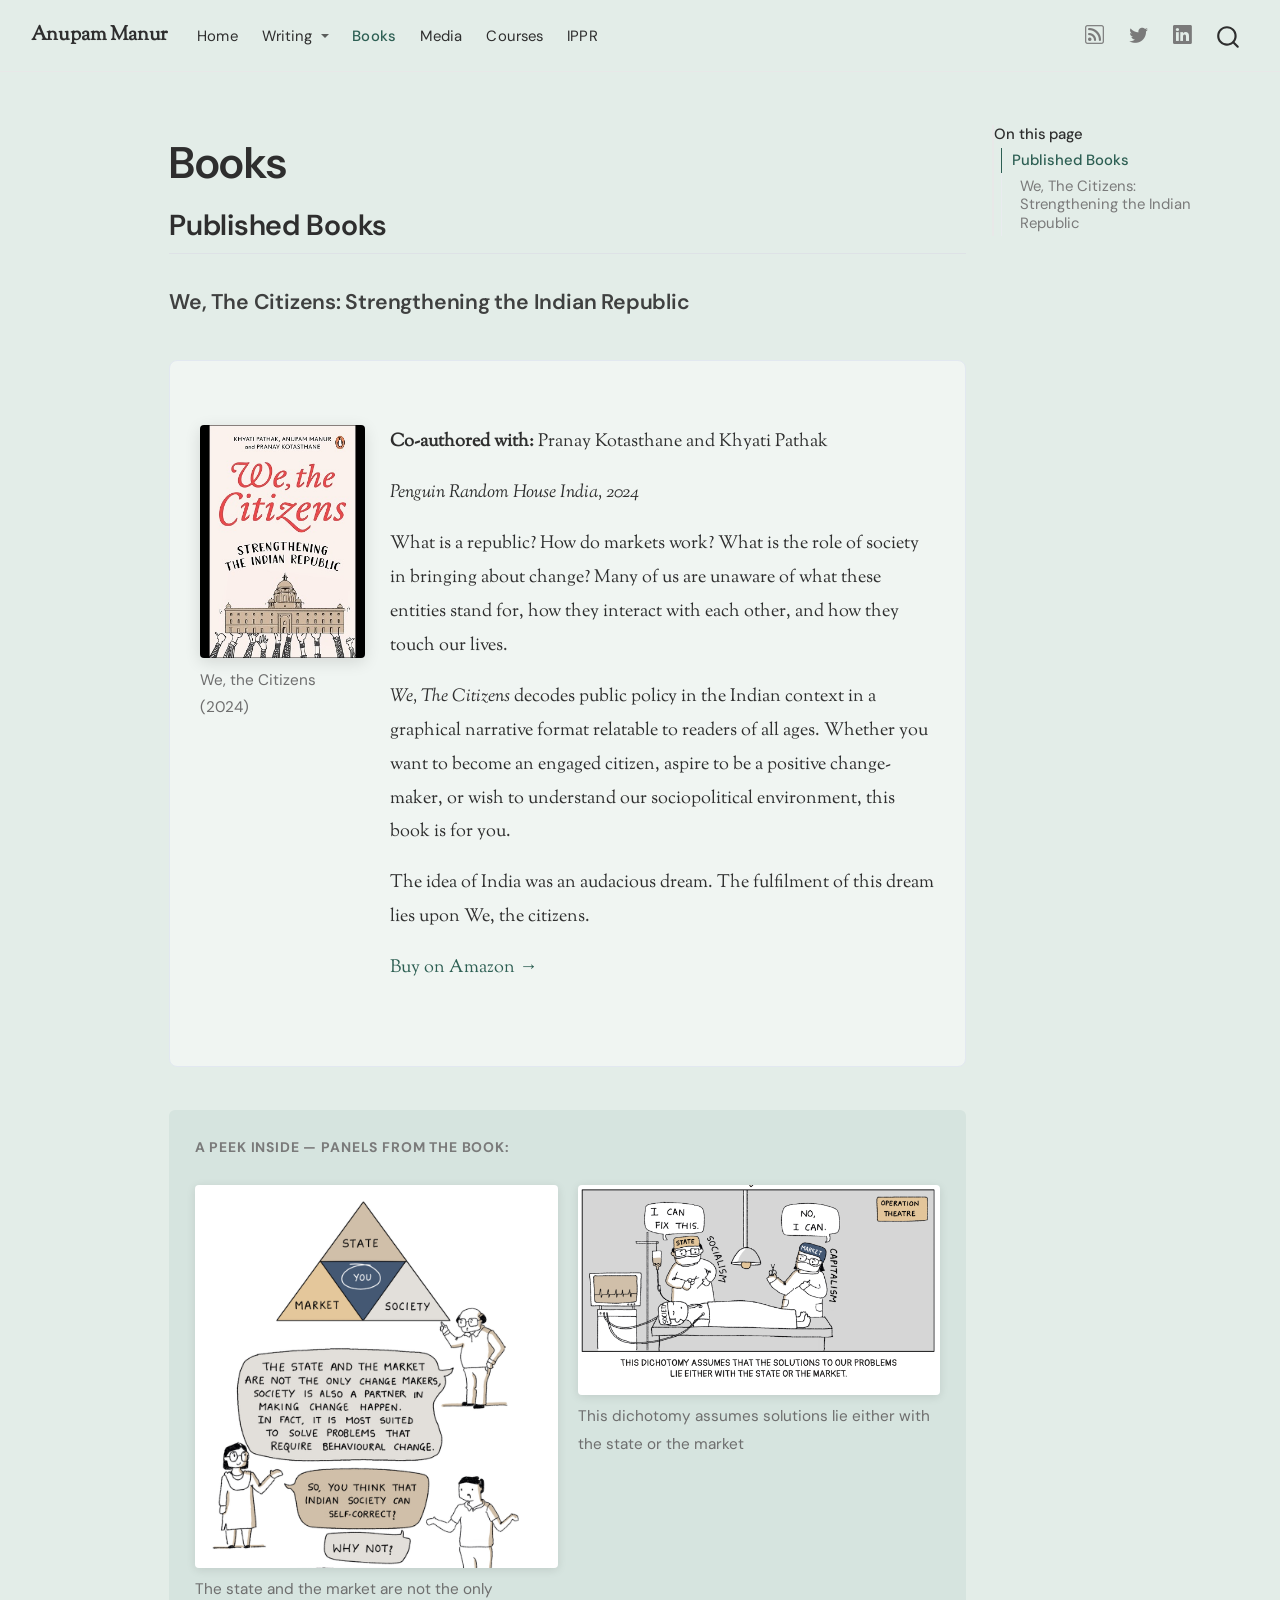
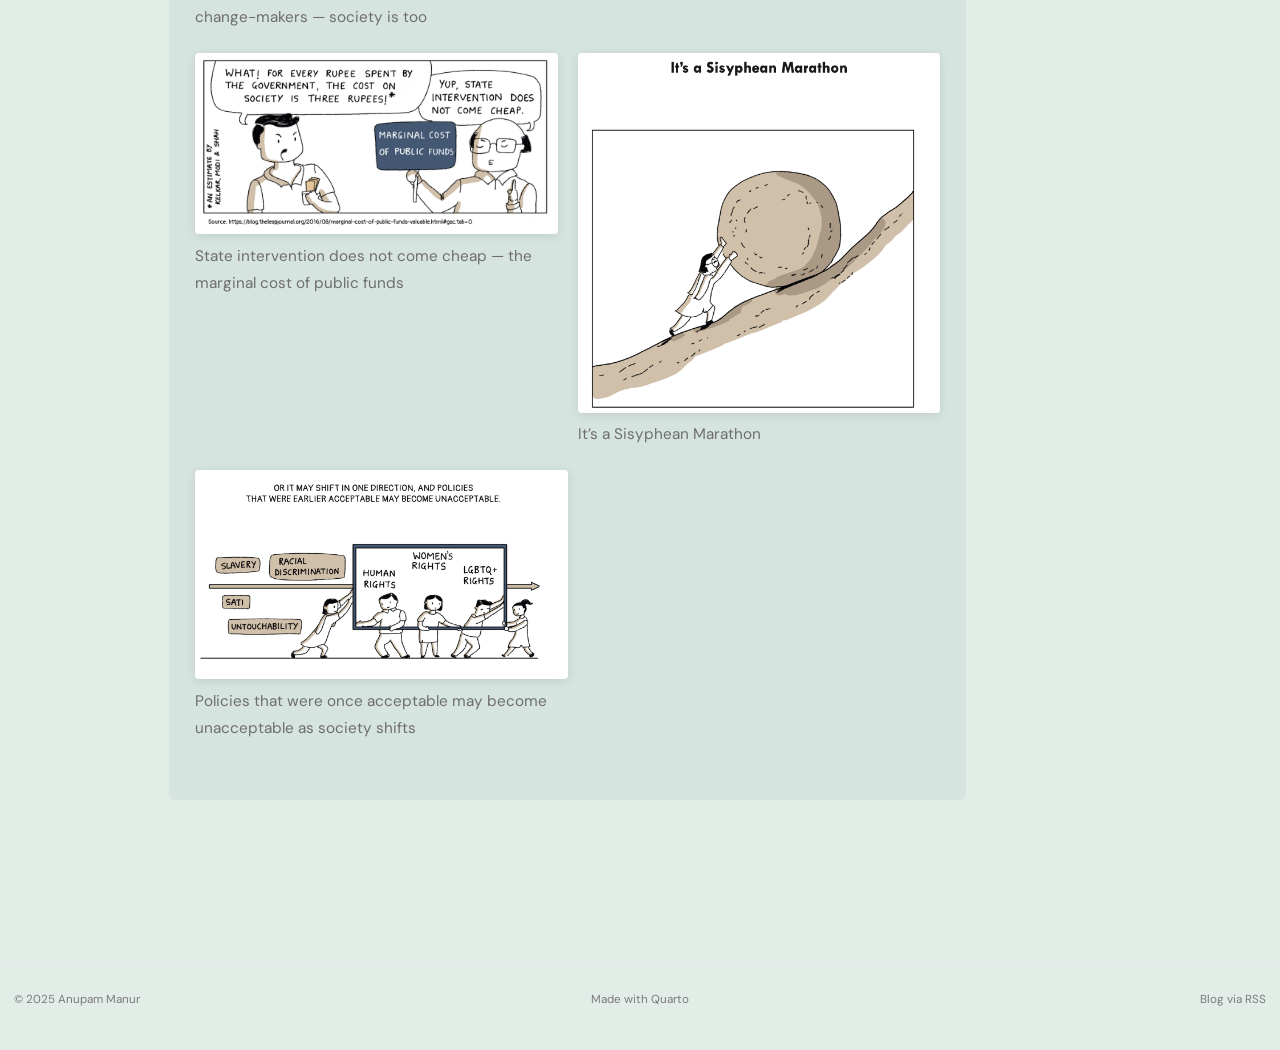
<file: books.html>
<!DOCTYPE html>
<html xmlns="http://www.w3.org/1999/xhtml" lang="en" xml:lang="en"><head>

<meta charset="utf-8">
<meta name="generator" content="quarto-1.11.9">

<meta name="viewport" content="width=device-width, initial-scale=1.0, user-scalable=yes">


<title>Books – Anupam Manur</title>
<style>
/* Default styles provided by pandoc.
** See https://pandoc.org/MANUAL.html#variables-for-html for config info.
*/
span.smallcaps{font-variant: small-caps;}
div.columns{display: flex; gap: 1.5em;}
div.column{flex: auto;}
@media screen {
div.columns{gap: min(4vw, 1.5em);}
div.column{overflow-x: auto;}
}
div.hanging-indent{margin-left: 1.5em; text-indent: -1.5em;}
ul.task-list{list-style: none;}
ul.task-list li input[type="checkbox"] {
  width: 0.8em;
  margin: 0 0.8em 0.2em -1em; /* quarto-specific, see https://github.com/quarto-dev/quarto-cli/issues/4556 */ 
  vertical-align: middle;
}
</style>


<script src="site_libs/quarto-nav/quarto-nav.js"></script>
<script src="site_libs/quarto-nav/headroom.min.js"></script>
<script src="site_libs/clipboard/clipboard.min.js"></script>
<script src="site_libs/quarto-search/autocomplete.umd.js"></script>
<script src="site_libs/quarto-search/fuse.min.js"></script>
<script src="site_libs/quarto-search/quarto-search.js"></script>
<meta name="quarto:offset" content="./">
<link href="./images/favicon.png" rel="icon" type="image/png">
<script src="site_libs/quarto-html/quarto.js" type="module"></script>
<script src="site_libs/quarto-html/tabsets/tabsets.js" type="module"></script>
<script src="site_libs/quarto-html/scrollable-regions/scrollable-regions.js" type="module"></script>
<script src="site_libs/quarto-html/popper.min.js"></script>
<script src="site_libs/quarto-html/tippy.umd.min.js"></script>
<script src="site_libs/quarto-html/anchor.min.js"></script>
<link href="site_libs/quarto-html/tippy.css" rel="stylesheet">
<link href="site_libs/quarto-html/quarto-syntax-highlighting-63b5708e65d6cd79cd7618c58d0c21e7.css" rel="stylesheet" id="quarto-text-highlighting-styles">
<script src="site_libs/bootstrap/bootstrap.min.js"></script>
<link href="site_libs/bootstrap/bootstrap-icons.css" rel="stylesheet">
<link href="site_libs/bootstrap/bootstrap-62f7c31bf8008ce039f7a0518adfd201.min.css" rel="stylesheet" append-hash="true" id="quarto-bootstrap" data-mode="light">
<script id="quarto-search-options" type="application/json">{
  "location": "navbar",
  "copy-button": false,
  "collapse-after": 3,
  "panel-placement": "end",
  "type": "overlay",
  "limit": 50,
  "keyboard-shortcut": [
    "f",
    "/",
    "s"
  ],
  "show-item-context": false,
  "language": {
    "search-no-results-text": "No results",
    "search-matching-documents-text": "matching documents",
    "search-copy-link-title": "Copy link to search",
    "search-hide-matches-text": "Hide additional matches",
    "search-more-match-text": "more match in this document",
    "search-more-matches-text": "more matches in this document",
    "search-clear-button-title": "Clear",
    "search-text-placeholder": "",
    "search-detached-cancel-button-title": "Cancel",
    "search-submit-button-title": "Submit",
    "search-label": "Search"
  }
}</script>
<script async="" src="https://www.googletagmanager.com/gtag/js?id=G-LBS91V0JQH"></script>

<script type="text/javascript">

window.dataLayer = window.dataLayer || [];
function gtag(){dataLayer.push(arguments);}
gtag('js', new Date());
gtag('config', 'G-LBS91V0JQH', { 'anonymize_ip': true});
</script>
<style>html{ scroll-behavior: smooth; }</style>


<meta property="og:title" content="Anupam Manur">
<meta property="og:description" content="Economics professor, author, and policy researcher at the Takshashila Institution. Research on economic policy, trade, platform economics, and bioeconomy.">
<meta property="og:image" content="https://anupammanur.com/images/anupam-profile.jpeg">
<meta property="og:site_name" content="Anupam Manur">
<meta property="og:image:height" content="2738">
<meta property="og:image:width" content="2466">
<meta name="twitter:title" content="Anupam Manur">
<meta name="twitter:description" content="Economics professor, author, and policy researcher at the Takshashila Institution. Research on economic policy, trade, platform economics, and bioeconomy.">
<meta name="twitter:image" content="https://anupammanur.com/images/anupam-profile.jpeg">
<meta name="twitter:creator" content="@anupammanur">
<meta name="twitter:card" content="summary_large_image">
</head>

<body class="nav-fixed quarto-light"><a id="quarto-skip-link" class="visually-hidden-focusable" href="#quarto-document-content">Skip to main content</a>

<div id="quarto-search-results"></div>
  <header id="quarto-header" class="headroom fixed-top">
    <nav class="navbar navbar-expand-lg " data-bs-theme="dark" aria-label="Site">
      <div class="navbar-container container-fluid">
      <div class="navbar-brand-container mx-auto">
    <a class="navbar-brand" href="./index.html">
    <span class="navbar-title">Anupam Manur</span>
    </a>
  </div>
          <button class="navbar-toggler" type="button" data-bs-toggle="collapse" data-bs-target="#navbarCollapse" aria-controls="navbarCollapse" aria-expanded="false" aria-label="Toggle navigation" onclick="if (window.quartoToggleHeadroom) { window.quartoToggleHeadroom(); }">
  <span class="navbar-toggler-icon"></span>
</button>
          <div class="collapse navbar-collapse" id="navbarCollapse">
            <ul class="navbar-nav navbar-nav-scroll me-auto">
  <li class="nav-item">
    <a class="nav-link" href="./index.html"> 
<span class="menu-text">Home</span></a>
  </li>  
  <li class="nav-item dropdown ">
    <a class="nav-link dropdown-toggle" href="#" id="nav-menu-writing" role="link" data-bs-toggle="dropdown" aria-expanded="false">
 <span class="menu-text">Writing</span>
    </a>
    <ul class="dropdown-menu" aria-labelledby="nav-menu-writing">    
        <li>
    <a class="dropdown-item" href="./op-eds/index.html">
 <span class="dropdown-text">Op-eds</span></a>
  </li>  
        <li>
    <a class="dropdown-item" href="./publications/index.html">
 <span class="dropdown-text">Publications</span></a>
  </li>  
        <li>
    <a class="dropdown-item" href="./blog/index.html">
 <span class="dropdown-text">Blog</span></a>
  </li>  
    </ul>
  </li>
  <li class="nav-item">
    <a class="nav-link active" href="./books.html" aria-current="page"> 
<span class="menu-text">Books</span></a>
  </li>  
  <li class="nav-item">
    <a class="nav-link" href="./media.html"> 
<span class="menu-text">Media</span></a>
  </li>  
  <li class="nav-item">
    <a class="nav-link" href="./courses.html"> 
<span class="menu-text">Courses</span></a>
  </li>  
  <li class="nav-item">
    <a class="nav-link" href="./ippr.html"> 
<span class="menu-text">IPPR</span></a>
  </li>  
</ul>
            <ul class="navbar-nav navbar-nav-scroll ms-auto">
  <li class="nav-item compact">
    <a class="nav-link" href="./blog/index.xml"> <i class="bi bi-rss" role="img" aria-label="RSS Feed">
</i> 
<span class="menu-text"></span></a>
  </li>  
  <li class="nav-item compact">
    <a class="nav-link" href="https://twitter.com/anupammanur"> <i class="bi bi-twitter" role="img" aria-label="Twitter">
</i> 
<span class="menu-text"></span></a>
  </li>  
  <li class="nav-item compact">
    <a class="nav-link" href="https://linkedin.com/in/anupam-manur"> <i class="bi bi-linkedin" role="img" aria-label="LinkedIn">
</i> 
<span class="menu-text"></span></a>
  </li>  
</ul>
          </div> <!-- /navcollapse -->
            <div class="quarto-navbar-tools">
</div>
            <div id="quarto-search" class="" title="Search"></div>
      </div> <!-- /container-fluid -->
    </nav>
</header>
<!-- content -->
<div id="quarto-content" class="quarto-container page-columns page-rows-contents page-layout-article page-navbar">
<!-- sidebar -->
<!-- margin-sidebar -->
    <div id="quarto-margin-sidebar" class="sidebar margin-sidebar">
        <nav id="TOC" role="doc-toc" aria-labelledby="toc-title" class="toc-active">
    <h2 id="toc-title">On this page</h2>
   
  <ul>
  <li><a href="#published-books" id="toc-published-books" class="nav-link active" data-scroll-target="#published-books">Published Books</a>
  <ul class="collapse">
  <li><a href="#we-the-citizens-strengthening-the-indian-republic" id="toc-we-the-citizens-strengthening-the-indian-republic" class="nav-link" data-scroll-target="#we-the-citizens-strengthening-the-indian-republic">We, The Citizens: Strengthening the Indian Republic</a></li>
  </ul></li>
  </ul>
</nav>
    </div>
<!-- main -->
<main class="content" id="quarto-document-content" tabindex="-1">

<header id="title-block-header" class="quarto-title-block default">
<div class="quarto-title">
<h1 class="title">Books</h1>
</div>



<div class="quarto-title-meta">

    
  
    
  </div>
  


</header>


<section id="published-books" class="level2">
<h2 class="anchored" data-anchor-id="published-books">Published Books</h2>
<section id="we-the-citizens-strengthening-the-indian-republic" class="level3">
<h3 class="anchored" data-anchor-id="we-the-citizens-strengthening-the-indian-republic">We, The Citizens: Strengthening the Indian Republic</h3>
<div class="book-card">
<div class="grid">
<div class="g-col-3">
<div class="quarto-figure quarto-figure-center">
<figure class="figure">
<p><img src="images/we_the_citizens.jpg" class="book-cover img-fluid figure-img"></p>
<figcaption>We, the Citizens (2024)</figcaption>
</figure>
</div>
</div>
<div class="g-col-9">
<p><strong>Co-authored with:</strong> Pranay Kotasthane and Khyati Pathak</p>
<p><em>Penguin Random House India, 2024</em></p>
<p>What is a republic? How do markets work? What is the role of society in bringing about change? Many of us are unaware of what these entities stand for, how they interact with each other, and how they touch our lives.</p>
<p><em>We, The Citizens</em> decodes public policy in the Indian context in a graphical narrative format relatable to readers of all ages. Whether you want to become an engaged citizen, aspire to be a positive change-maker, or wish to understand our sociopolitical environment, this book is for you.</p>
<p>The idea of India was an audacious dream. The fulfilment of this dream lies upon We, the citizens.</p>
<p><a href="https://www.amazon.in/We-Citizens-Strengthening-Indian-Republic/dp/0143463551">Buy on Amazon →</a></p>
</div>
</div>
</div>
<div class="comic-panels">
<p><strong>A peek inside — panels from the book:</strong></p>
<div class="quarto-layout-panel" data-layout-ncol="2">
<div class="quarto-layout-row">
<div class="quarto-layout-cell" style="flex-basis: 50.0%;justify-content: flex-start;">
<div class="quarto-figure quarto-figure-center">
<figure class="figure">
<p><img src="images/wtc-state-market-society.png" class="img-fluid figure-img"></p>
<figcaption>The state and the market are not the only change-makers — society is too</figcaption>
</figure>
</div>
</div>
<div class="quarto-layout-cell" style="flex-basis: 50.0%;justify-content: flex-start;">
<div class="quarto-figure quarto-figure-center">
<figure class="figure">
<p><img src="images/wtc-operation-theatre.png" class="img-fluid figure-img"></p>
<figcaption>This dichotomy assumes solutions lie either with the state or the market</figcaption>
</figure>
</div>
</div>
</div>
<div class="quarto-layout-row">
<div class="quarto-layout-cell" style="flex-basis: 50.0%;justify-content: flex-start;">
<div class="quarto-figure quarto-figure-center">
<figure class="figure">
<p><img src="images/wtc-marginal-cost-public-funds.png" class="img-fluid figure-img"></p>
<figcaption>State intervention does not come cheap — the marginal cost of public funds</figcaption>
</figure>
</div>
</div>
<div class="quarto-layout-cell" style="flex-basis: 50.0%;justify-content: flex-start;">
<div class="quarto-figure quarto-figure-center">
<figure class="figure">
<p><img src="images/wtc-sisyphean-marathon.png" class="img-fluid figure-img"></p>
<figcaption>It’s a Sisyphean Marathon</figcaption>
</figure>
</div>
</div>
</div>
<div class="quarto-layout-row">
<div class="quarto-layout-cell" style="flex-basis: 50.0%;justify-content: flex-start;">
<div class="quarto-figure quarto-figure-center">
<figure class="figure">
<p><img src="images/wtc-overton-window.png" class="img-fluid figure-img"></p>
<figcaption>Policies that were once acceptable may become unacceptable as society shifts</figcaption>
</figure>
</div>
</div>
</div>
</div>
</div>


</section>
</section>

</main> <!-- /main -->
<script id="quarto-html-after-body" type="application/javascript">
  window.document.addEventListener("DOMContentLoaded", function (event) {
    const icon = "";
    const anchorJS = new window.AnchorJS();
    anchorJS.options = {
      placement: 'right',
      icon: icon
    };
    anchorJS.add('.anchored');
    const isCodeAnnotation = (el) => {
      for (const clz of el.classList) {
        if (clz.startsWith('code-annotation-')) {                     
          return true;
        }
      }
      return false;
    }
    const onCopySuccess = function(e) {
      // button target
      const button = e.trigger;
      // don't keep focus
      button.blur();
      // flash "checked"
      button.classList.add('code-copy-button-checked');
      var currentTitle = button.getAttribute("title");
      button.setAttribute("title", "Copied!");
      let tooltip;
      if (window.bootstrap) {
        button.setAttribute("data-bs-toggle", "tooltip");
        button.setAttribute("data-bs-placement", "left");
        button.setAttribute("data-bs-title", "Copied!");
        tooltip = new bootstrap.Tooltip(button, 
          { trigger: "manual", 
            customClass: "code-copy-button-tooltip",
            offset: [0, -8]});
        tooltip.show();    
      }
      setTimeout(function() {
        if (tooltip) {
          tooltip.hide();
          button.removeAttribute("data-bs-title");
          button.removeAttribute("data-bs-toggle");
          button.removeAttribute("data-bs-placement");
        }
        button.setAttribute("title", currentTitle);
        button.classList.remove('code-copy-button-checked');
      }, 1000);
      // clear code selection
      e.clearSelection();
    }
    const getTextToCopy = function(trigger) {
      const outerScaffold = trigger.parentElement.cloneNode(true);
      const codeEl = outerScaffold.querySelector('code');
      for (const childEl of codeEl.children) {
        if (isCodeAnnotation(childEl)) {
          childEl.remove();
        }
      }
      return codeEl.innerText;
    }
    const clipboard = new window.ClipboardJS('.code-copy-button:not([data-in-quarto-modal])', {
      text: getTextToCopy
    });
    clipboard.on('success', onCopySuccess);
    if (window.document.getElementById('quarto-embedded-source-code-modal')) {
      const clipboardModal = new window.ClipboardJS('.code-copy-button[data-in-quarto-modal]', {
        text: getTextToCopy,
        container: window.document.getElementById('quarto-embedded-source-code-modal')
      });
      clipboardModal.on('success', onCopySuccess);
    }
      var localhostRegex = new RegExp(/^(?:http|https):\/\/localhost\:?[0-9]*\//);
      var mailtoRegex = new RegExp(/^mailto:/);
        var filterRegex = new RegExp("https:\/\/anupammanur\.com");
      const newWindowLabel = "(opens in a new tab)";
      const newWindowNoteId = "quarto-ext-newwindow-label";
      // Links reference one hidden label through aria-describedby, so the
      // announcement never changes their accessible name.
      var describeNewWindow = (link) => {
        if (!window.document.getElementById(newWindowNoteId)) {
          var newWindowNote = window.document.createElement("span");
          newWindowNote.id = newWindowNoteId;
          newWindowNote.hidden = true;
          newWindowNote.textContent = newWindowLabel;
          window.document.body.appendChild(newWindowNote);
        }
        var describedBy = (link.getAttribute("aria-describedby") || "").split(/\s+/).filter(Boolean);
        if (!describedBy.includes(newWindowNoteId)) {
          describedBy.push(newWindowNoteId);
          link.setAttribute("aria-describedby", describedBy.join(" "));
        }
      }
      var isInternal = (href) => {
          return filterRegex.test(href) || localhostRegex.test(href) || mailtoRegex.test(href);
      }
      // Inspect non-navigation links and adorn them if external
      window.quartoDecorateExternalLinks = function (root) {
     var links = (root || window.document).querySelectorAll('a[href]:not(.nav-link):not(.navbar-brand):not(.toc-action):not(.sidebar-link):not(.sidebar-item-toggle):not(.pagination-link):not(.no-external):not([aria-hidden]):not(.dropdown-item):not(.quarto-navigation-tool):not(.about-link)');
      for (var i=0; i<links.length; i++) {
        const link = links[i];
        if (!isInternal(link.href)) {
          // undo the damage that might have been done by quarto-nav.js in the case of
          // links that we want to consider external
          if (link.dataset.originalHref !== undefined) {
            link.href = link.dataset.originalHref;
          }
            // target, if specified
            link.setAttribute("target", "_blank");
            if (link.getAttribute("rel") === null) {
              link.setAttribute("rel", "noopener");
            }
            describeNewWindow(link);
          if (!link.classList.contains('no-external-icon')) {
          }
        }
      }
      };
      window.quartoDecorateExternalLinks(window.document);
    // Esc closes the popup (WCAG 1.4.13) and focus leaving both trigger and
    // popup closes it (WCAG 2.4.11); tippy handles neither for interactive popups.
    const hideOnEscAndFocusOut = {
      name: 'hideOnEscAndFocusOut',
      defaultValue: true,
      fn(instance) {
        const dismiss = () => {
          // A show scheduled by the trigger delay would otherwise reopen it
          instance.clearDelayTimeouts();
          instance.hide();
        };
        const onKeyDown = (event) => {
          if (event.key !== 'Escape') {
            return;
          }
          // Keep Esc from also reaching page handlers (e.g. reveal.js overview),
          // except an open reveal.js slide menu, which Esc should close too.
          // The menu handles keys only when its keyboard option is on.
          const menuHandlesEsc = window.Reveal?.getPlugin?.('menu')?.isOpen() &&
            window.Reveal.getConfig().menu?.keyboard !== false;
          if (!menuHandlesEsc) {
            event.stopPropagation();
          }
          if (instance.popper.contains(window.document.activeElement)) {
            // Disabled while refocusing so the focus trigger does not reopen it
            instance.disable();
            instance.reference.focus();
            instance.enable();
          }
          dismiss();
        };
        const onFocusOut = (event) => {
          const target = event.relatedTarget;
          if (target && !instance.reference.contains(target) &&
              !instance.popper.contains(target)) {
            dismiss();
          }
        };
        // On the trigger too: a click trigger (code-annotations: select) has no
        // blur handling. Attached for the instance's lifetime so leaving the
        // trigger also cancels a show still pending on the trigger delay.
        instance.reference.addEventListener('focusout', onFocusOut);
        return {
          onShow() {
            window.document.addEventListener('keydown', onKeyDown, true);
            instance.popper.addEventListener('focusout', onFocusOut);
          },
          onHide() {
            window.document.removeEventListener('keydown', onKeyDown, true);
            instance.popper.removeEventListener('focusout', onFocusOut);
          },
          onDestroy() {
            instance.reference.removeEventListener('focusout', onFocusOut);
          },
        };
      },
    };
    function tippyHover(el, contentFn, onTriggerFn, onUntriggerFn) {
      const config = {
        allowHTML: true,
        maxWidth: 500,
        delay: 100,
        arrow: false,
        appendTo: function(el) {
            return el.parentElement;
        },
        interactive: true,
        interactiveBorder: 10,
        theme: 'quarto',
        placement: 'bottom-start',
        plugins: [hideOnEscAndFocusOut],
      };
      if (contentFn) {
        config.content = contentFn;
      }
      if (onTriggerFn) {
        config.onTrigger = onTriggerFn;
      }
      if (onUntriggerFn) {
        config.onUntrigger = onUntriggerFn;
      }
      window.tippy(el, config); 
    }
    const noterefs = window.document.querySelectorAll('a[role="doc-noteref"]');
    for (var i=0; i<noterefs.length; i++) {
      const ref = noterefs[i];
      tippyHover(ref, function() {
        // use id or data attribute instead here
        let href = ref.getAttribute('data-footnote-href') || ref.getAttribute('href');
        try { href = new URL(href).hash; } catch {}
        const id = href.replace(/^#\/?/, "");
        const note = window.document.getElementById(id);
        if (note) {
          return note.innerHTML;
        } else {
          return "";
        }
      });
    }
    const xrefs = window.document.querySelectorAll('a.quarto-xref');
    const processXRef = (id, note) => {
      // Strip column container classes
      const stripColumnClz = (el) => {
        el.classList.remove("page-full", "page-columns");
        if (el.children) {
          for (const child of el.children) {
            stripColumnClz(child);
          }
        }
      }
      stripColumnClz(note)
      if (id === null || id.startsWith('sec-')) {
        // Special case sections, only their first couple elements
        const container = document.createElement("div");
        if (note.children && note.children.length > 2) {
          container.appendChild(note.children[0].cloneNode(true));
          for (let i = 1; i < note.children.length; i++) {
            const child = note.children[i];
            if (child.tagName === "P" && child.innerText === "") {
              continue;
            } else {
              container.appendChild(child.cloneNode(true));
              break;
            }
          }
          if (window.Quarto?.typesetMath) {
            window.Quarto.typesetMath(container);
          }
          return container.innerHTML
        } else {
          if (window.Quarto?.typesetMath) {
            window.Quarto.typesetMath(note);
          }
          return note.innerHTML;
        }
      } else {
        // Remove any anchor links if they are present
        const anchorLink = note.querySelector('a.anchorjs-link');
        if (anchorLink) {
          anchorLink.remove();
        }
        if (window.Quarto?.typesetMath) {
          window.Quarto.typesetMath(note);
        }
        if (note.classList.contains("callout")) {
          return note.outerHTML;
        } else {
          return note.innerHTML;
        }
      }
    }
    for (var i=0; i<xrefs.length; i++) {
      const xref = xrefs[i];
      tippyHover(xref, undefined, function(instance) {
        instance.disable();
        let url = xref.getAttribute('href');
        let hash = undefined; 
        if (url.startsWith('#')) {
          hash = url;
        } else {
          try { hash = new URL(url).hash; } catch {}
        }
        if (hash) {
          const id = hash.replace(/^#\/?/, "");
          const note = window.document.getElementById(id);
          if (note !== null) {
            try {
              const html = processXRef(id, note.cloneNode(true));
              instance.setContent(html);
            } finally {
              instance.enable();
              instance.show();
            }
          } else {
            // See if we can fetch this
            fetch(url.split('#')[0])
            .then(res => res.text())
            .then(html => {
              const parser = new DOMParser();
              const htmlDoc = parser.parseFromString(html, "text/html");
              const note = htmlDoc.getElementById(id);
              if (note !== null) {
                const html = processXRef(id, note);
                instance.setContent(html);
              } 
            }).finally(() => {
              instance.enable();
              instance.show();
            });
          }
        } else {
          // See if we can fetch a full url (with no hash to target)
          // This is a special case and we should probably do some content thinning / targeting
          fetch(url)
          .then(res => res.text())
          .then(html => {
            const parser = new DOMParser();
            const htmlDoc = parser.parseFromString(html, "text/html");
            const note = htmlDoc.querySelector('main.content');
            if (note !== null) {
              // This should only happen for chapter cross references
              // (since there is no id in the URL)
              // remove the first header
              if (note.children.length > 0 && note.children[0].tagName === "HEADER") {
                note.children[0].remove();
              }
              const html = processXRef(null, note);
              instance.setContent(html);
            } 
          }).finally(() => {
            instance.enable();
            instance.show();
          });
        }
      }, function(instance) {
      });
    }
        let selectedAnnoteEl;
        const selectorForAnnotation = ( cell, annotation) => {
          let cellAttr = 'data-code-cell="' + cell + '"';
          let lineAttr = 'data-code-annotation="' +  annotation + '"';
          const selector = 'span[' + cellAttr + '][' + lineAttr + ']';
          return selector;
        }
        const selectCodeLines = (annoteEl) => {
          const doc = window.document;
          const targetCell = annoteEl.getAttribute("data-target-cell");
          const targetAnnotation = annoteEl.getAttribute("data-target-annotation");
          const annoteSpan = window.document.querySelector(selectorForAnnotation(targetCell, targetAnnotation));
          const lines = annoteSpan.getAttribute("data-code-lines").split(",");
          const lineIds = lines.map((line) => {
            return targetCell + "-" + line;
          })
          // Each band is positioned against its own containing block, which is
          // not the offsetParent of the lines, so place it from client rects.
          const placeBand = (band, firstEl, lastEl, codeBlock) => {
            const container = band.offsetParent;
            if (container === null) {
              return;
            }
            const containerRect = container.getBoundingClientRect();
            // Reveal.js scales slides with a transform, so convert client
            // pixels back to the CSS pixels of the container.
            const scale = containerRect.height / container.offsetHeight || 1;
            const firstRect = firstEl.getBoundingClientRect();
            const lastRect = lastEl.getBoundingClientRect();
            const top = (firstRect.top - containerRect.top) / scale - container.clientTop + container.scrollTop;
            const height = (lastRect.bottom - firstRect.top) / scale;
            band.style.top = top - 2 + "px";
            band.style.height = height + 4 + "px";
            if (codeBlock) {
              // Without the copy button wrapper, the containing block is wider
              // than the code block, so span the code block explicitly.
              const blockRect = codeBlock.getBoundingClientRect();
              band.style.left = (blockRect.left - containerRect.left) / scale - container.clientLeft + container.scrollLeft + "px";
              band.style.width = blockRect.width / scale + "px";
            }
          };
          if (lineIds.length > 0) {
            const el = window.document.getElementById(lineIds[0]);
            const lastEl = window.document.getElementById(lineIds[lineIds.length - 1]);
            const parent = el.parentElement.parentElement;
            // cook up a div (if necessary) and position it
            let div = window.document.getElementById("code-annotation-line-highlight");
            if (div === null) {
              div = window.document.createElement("div");
              div.setAttribute("id", "code-annotation-line-highlight");
              div.style.position = 'absolute';
              parent.appendChild(div);
            }
            placeBand(div, el, lastEl, parent.closest("div.sourceCode") || parent);
            let gutterDiv = window.document.getElementById("code-annotation-line-highlight-gutter");
            if (gutterDiv === null) {
              gutterDiv = window.document.createElement("div");
              gutterDiv.setAttribute("id", "code-annotation-line-highlight-gutter");
              gutterDiv.style.position = 'absolute';
              const codeCell = window.document.getElementById(targetCell);
              const gutter = codeCell.querySelector('.code-annotation-gutter');
              gutter.appendChild(gutterDiv);
            }
            placeBand(gutterDiv, el, lastEl);
            selectedAnnoteEl = annoteEl;
          }
        };
        const unselectCodeLines = () => {
          const elementsIds = ["code-annotation-line-highlight", "code-annotation-line-highlight-gutter"];
          elementsIds.forEach((elId) => {
            const div = window.document.getElementById(elId);
            if (div) {
              div.remove();
            }
          });
          selectedAnnoteEl = undefined;
        };
          // Handle positioning of the toggle
      window.addEventListener(
        "resize",
        throttle(() => {
          elRect = undefined;
          if (selectedAnnoteEl) {
            selectCodeLines(selectedAnnoteEl);
          }
        }, 10)
      );
      function throttle(fn, ms) {
      let throttle = false;
      let timer;
        return (...args) => {
          if(!throttle) { // first call gets through
              fn.apply(this, args);
              throttle = true;
          } else { // all the others get throttled
              if(timer) clearTimeout(timer); // cancel #2
              timer = setTimeout(() => {
                fn.apply(this, args);
                timer = throttle = false;
              }, ms);
          }
        };
      }
        // Attach click handler to the DT
        const annoteDls = window.document.querySelectorAll('dt[data-target-cell]');
        for (const annoteDlNode of annoteDls) {
          annoteDlNode.addEventListener('click', (event) => {
            const clickedEl = event.target;
            if (clickedEl !== selectedAnnoteEl) {
              unselectCodeLines();
              const activeEl = window.document.querySelector('dt[data-target-cell].code-annotation-active');
              if (activeEl) {
                activeEl.classList.remove('code-annotation-active');
              }
              selectCodeLines(clickedEl);
              clickedEl.classList.add('code-annotation-active');
            } else {
              // Unselect the line
              unselectCodeLines();
              clickedEl.classList.remove('code-annotation-active');
            }
          });
        }
    const findCites = (el) => {
      const parentEl = el.parentElement;
      if (parentEl) {
        const cites = parentEl.dataset.cites;
        if (cites) {
          return {
            el,
            cites: cites.split(' ')
          };
        } else {
          return findCites(el.parentElement)
        }
      } else {
        return undefined;
      }
    };
    var bibliorefs = window.document.querySelectorAll('a[role="doc-biblioref"]');
    for (var i=0; i<bibliorefs.length; i++) {
      const ref = bibliorefs[i];
      const citeInfo = findCites(ref);
      if (citeInfo) {
        tippyHover(citeInfo.el, function() {
          var popup = window.document.createElement('div');
          citeInfo.cites.forEach(function(cite) {
            var citeDiv = window.document.createElement('div');
            citeDiv.classList.add('hanging-indent');
            citeDiv.classList.add('csl-entry');
            var biblioDiv = window.document.getElementById('ref-' + cite);
            if (biblioDiv) {
              citeDiv.innerHTML = biblioDiv.innerHTML;
            }
            popup.appendChild(citeDiv);
          });
          return popup.innerHTML;
        });
      }
    }
  });
  </script>
  <script type="application/javascript">
  window.quartoScrollableRegionsLabels = {"code":"Scrollable code","output":"Scrollable output"};
  </script>
</div> <!-- /content -->
<footer class="footer">
  <div class="nav-footer">
    <div class="nav-footer-left">
<p>© 2025 Anupam Manur</p>
</div>   
    <div class="nav-footer-center">
<p>Made with <a href="https://quarto.org">Quarto</a></p>
</div>
    <div class="nav-footer-right">
<p><a href="blog/index.xml">Blog via RSS</a></p>
</div>
  </div>
</footer>




<script src="site_libs/quarto-html/zenscroll-min.js"></script>
</body></html>
</file>
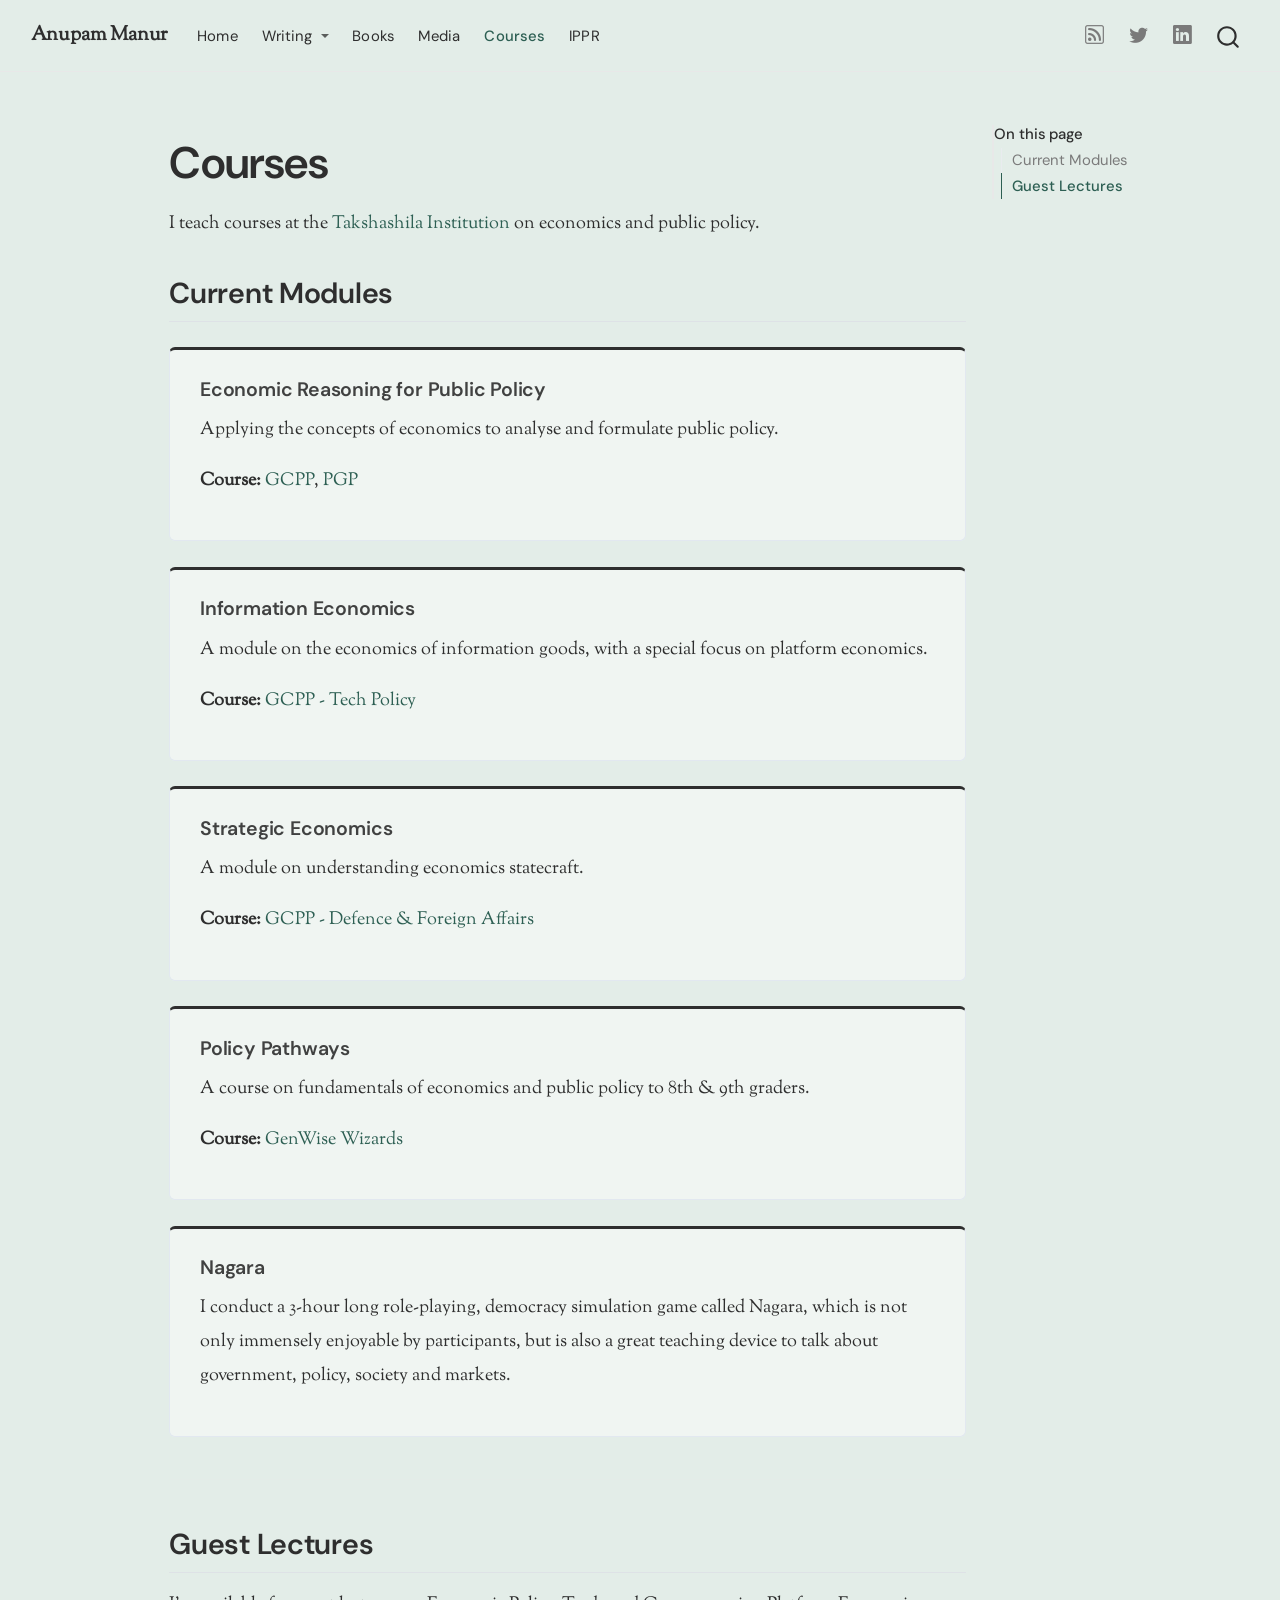
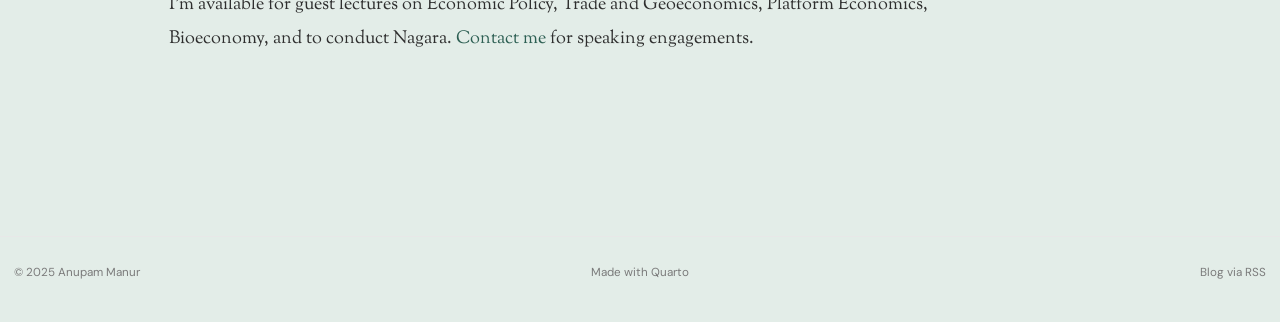
<file: courses.html>
<!DOCTYPE html>
<html xmlns="http://www.w3.org/1999/xhtml" lang="en" xml:lang="en"><head>

<meta charset="utf-8">
<meta name="generator" content="quarto-1.11.9">

<meta name="viewport" content="width=device-width, initial-scale=1.0, user-scalable=yes">


<title>Courses – Anupam Manur</title>
<style>
/* Default styles provided by pandoc.
** See https://pandoc.org/MANUAL.html#variables-for-html for config info.
*/
span.smallcaps{font-variant: small-caps;}
div.columns{display: flex; gap: 1.5em;}
div.column{flex: auto;}
@media screen {
div.columns{gap: min(4vw, 1.5em);}
div.column{overflow-x: auto;}
}
div.hanging-indent{margin-left: 1.5em; text-indent: -1.5em;}
ul.task-list{list-style: none;}
ul.task-list li input[type="checkbox"] {
  width: 0.8em;
  margin: 0 0.8em 0.2em -1em; /* quarto-specific, see https://github.com/quarto-dev/quarto-cli/issues/4556 */ 
  vertical-align: middle;
}
</style>


<script src="site_libs/quarto-nav/quarto-nav.js"></script>
<script src="site_libs/quarto-nav/headroom.min.js"></script>
<script src="site_libs/clipboard/clipboard.min.js"></script>
<script src="site_libs/quarto-search/autocomplete.umd.js"></script>
<script src="site_libs/quarto-search/fuse.min.js"></script>
<script src="site_libs/quarto-search/quarto-search.js"></script>
<meta name="quarto:offset" content="./">
<link href="./images/favicon.png" rel="icon" type="image/png">
<script src="site_libs/quarto-html/quarto.js" type="module"></script>
<script src="site_libs/quarto-html/tabsets/tabsets.js" type="module"></script>
<script src="site_libs/quarto-html/scrollable-regions/scrollable-regions.js" type="module"></script>
<script src="site_libs/quarto-html/popper.min.js"></script>
<script src="site_libs/quarto-html/tippy.umd.min.js"></script>
<script src="site_libs/quarto-html/anchor.min.js"></script>
<link href="site_libs/quarto-html/tippy.css" rel="stylesheet">
<link href="site_libs/quarto-html/quarto-syntax-highlighting-63b5708e65d6cd79cd7618c58d0c21e7.css" rel="stylesheet" id="quarto-text-highlighting-styles">
<script src="site_libs/bootstrap/bootstrap.min.js"></script>
<link href="site_libs/bootstrap/bootstrap-icons.css" rel="stylesheet">
<link href="site_libs/bootstrap/bootstrap-62f7c31bf8008ce039f7a0518adfd201.min.css" rel="stylesheet" append-hash="true" id="quarto-bootstrap" data-mode="light">
<script id="quarto-search-options" type="application/json">{
  "location": "navbar",
  "copy-button": false,
  "collapse-after": 3,
  "panel-placement": "end",
  "type": "overlay",
  "limit": 50,
  "keyboard-shortcut": [
    "f",
    "/",
    "s"
  ],
  "show-item-context": false,
  "language": {
    "search-no-results-text": "No results",
    "search-matching-documents-text": "matching documents",
    "search-copy-link-title": "Copy link to search",
    "search-hide-matches-text": "Hide additional matches",
    "search-more-match-text": "more match in this document",
    "search-more-matches-text": "more matches in this document",
    "search-clear-button-title": "Clear",
    "search-text-placeholder": "",
    "search-detached-cancel-button-title": "Cancel",
    "search-submit-button-title": "Submit",
    "search-label": "Search"
  }
}</script>
<script async="" src="https://www.googletagmanager.com/gtag/js?id=G-LBS91V0JQH"></script>

<script type="text/javascript">

window.dataLayer = window.dataLayer || [];
function gtag(){dataLayer.push(arguments);}
gtag('js', new Date());
gtag('config', 'G-LBS91V0JQH', { 'anonymize_ip': true});
</script>
<style>html{ scroll-behavior: smooth; }</style>


<meta property="og:title" content="Anupam Manur">
<meta property="og:description" content="Economics professor, author, and policy researcher at the Takshashila Institution. Research on economic policy, trade, platform economics, and bioeconomy.">
<meta property="og:image" content="https://anupammanur.com/images/anupam-profile.jpeg">
<meta property="og:site_name" content="Anupam Manur">
<meta property="og:image:height" content="2738">
<meta property="og:image:width" content="2466">
<meta name="twitter:title" content="Anupam Manur">
<meta name="twitter:description" content="Economics professor, author, and policy researcher at the Takshashila Institution. Research on economic policy, trade, platform economics, and bioeconomy.">
<meta name="twitter:image" content="https://anupammanur.com/images/anupam-profile.jpeg">
<meta name="twitter:creator" content="@anupammanur">
<meta name="twitter:card" content="summary_large_image">
</head>

<body class="nav-fixed quarto-light"><a id="quarto-skip-link" class="visually-hidden-focusable" href="#quarto-document-content">Skip to main content</a>

<div id="quarto-search-results"></div>
  <header id="quarto-header" class="headroom fixed-top">
    <nav class="navbar navbar-expand-lg " data-bs-theme="dark" aria-label="Site">
      <div class="navbar-container container-fluid">
      <div class="navbar-brand-container mx-auto">
    <a class="navbar-brand" href="./index.html">
    <span class="navbar-title">Anupam Manur</span>
    </a>
  </div>
          <button class="navbar-toggler" type="button" data-bs-toggle="collapse" data-bs-target="#navbarCollapse" aria-controls="navbarCollapse" aria-expanded="false" aria-label="Toggle navigation" onclick="if (window.quartoToggleHeadroom) { window.quartoToggleHeadroom(); }">
  <span class="navbar-toggler-icon"></span>
</button>
          <div class="collapse navbar-collapse" id="navbarCollapse">
            <ul class="navbar-nav navbar-nav-scroll me-auto">
  <li class="nav-item">
    <a class="nav-link" href="./index.html"> 
<span class="menu-text">Home</span></a>
  </li>  
  <li class="nav-item dropdown ">
    <a class="nav-link dropdown-toggle" href="#" id="nav-menu-writing" role="link" data-bs-toggle="dropdown" aria-expanded="false">
 <span class="menu-text">Writing</span>
    </a>
    <ul class="dropdown-menu" aria-labelledby="nav-menu-writing">    
        <li>
    <a class="dropdown-item" href="./op-eds/index.html">
 <span class="dropdown-text">Op-eds</span></a>
  </li>  
        <li>
    <a class="dropdown-item" href="./publications/index.html">
 <span class="dropdown-text">Publications</span></a>
  </li>  
        <li>
    <a class="dropdown-item" href="./blog/index.html">
 <span class="dropdown-text">Blog</span></a>
  </li>  
    </ul>
  </li>
  <li class="nav-item">
    <a class="nav-link" href="./books.html"> 
<span class="menu-text">Books</span></a>
  </li>  
  <li class="nav-item">
    <a class="nav-link" href="./media.html"> 
<span class="menu-text">Media</span></a>
  </li>  
  <li class="nav-item">
    <a class="nav-link active" href="./courses.html" aria-current="page"> 
<span class="menu-text">Courses</span></a>
  </li>  
  <li class="nav-item">
    <a class="nav-link" href="./ippr.html"> 
<span class="menu-text">IPPR</span></a>
  </li>  
</ul>
            <ul class="navbar-nav navbar-nav-scroll ms-auto">
  <li class="nav-item compact">
    <a class="nav-link" href="./blog/index.xml"> <i class="bi bi-rss" role="img" aria-label="RSS Feed">
</i> 
<span class="menu-text"></span></a>
  </li>  
  <li class="nav-item compact">
    <a class="nav-link" href="https://twitter.com/anupammanur"> <i class="bi bi-twitter" role="img" aria-label="Twitter">
</i> 
<span class="menu-text"></span></a>
  </li>  
  <li class="nav-item compact">
    <a class="nav-link" href="https://linkedin.com/in/anupam-manur"> <i class="bi bi-linkedin" role="img" aria-label="LinkedIn">
</i> 
<span class="menu-text"></span></a>
  </li>  
</ul>
          </div> <!-- /navcollapse -->
            <div class="quarto-navbar-tools">
</div>
            <div id="quarto-search" class="" title="Search"></div>
      </div> <!-- /container-fluid -->
    </nav>
</header>
<!-- content -->
<div id="quarto-content" class="quarto-container page-columns page-rows-contents page-layout-article page-navbar">
<!-- sidebar -->
<!-- margin-sidebar -->
    <div id="quarto-margin-sidebar" class="sidebar margin-sidebar">
        <nav id="TOC" role="doc-toc" aria-labelledby="toc-title" class="toc-active">
    <h2 id="toc-title">On this page</h2>
   
  <ul>
  <li><a href="#current-modules" id="toc-current-modules" class="nav-link active" data-scroll-target="#current-modules">Current Modules</a>
  <ul class="collapse">
  <li><a href="#economic-reasoning-for-public-policy" id="toc-economic-reasoning-for-public-policy" class="nav-link" data-scroll-target="#economic-reasoning-for-public-policy">Economic Reasoning for Public Policy</a></li>
  <li><a href="#information-economics" id="toc-information-economics" class="nav-link" data-scroll-target="#information-economics">Information Economics</a></li>
  <li><a href="#strategic-economics" id="toc-strategic-economics" class="nav-link" data-scroll-target="#strategic-economics">Strategic Economics</a></li>
  <li><a href="#policy-pathways" id="toc-policy-pathways" class="nav-link" data-scroll-target="#policy-pathways">Policy Pathways</a></li>
  <li><a href="#nagara" id="toc-nagara" class="nav-link" data-scroll-target="#nagara">Nagara</a></li>
  </ul></li>
  <li><a href="#guest-lectures" id="toc-guest-lectures" class="nav-link" data-scroll-target="#guest-lectures">Guest Lectures</a></li>
  </ul>
</nav>
    </div>
<!-- main -->
<main class="content" id="quarto-document-content" tabindex="-1">

<header id="title-block-header" class="quarto-title-block default">
<div class="quarto-title">
<h1 class="title">Courses</h1>
</div>



<div class="quarto-title-meta">

    
  
    
  </div>
  


</header>


<p>I teach courses at the <a href="https://takshashila.org.in">Takshashila Institution</a> on economics and public policy.</p>
<section id="current-modules" class="level2">
<h2 class="anchored" data-anchor-id="current-modules">Current Modules</h2>
<section id="economic-reasoning-for-public-policy" class="level3 course-card">
<h3 class="anchored" data-anchor-id="economic-reasoning-for-public-policy">Economic Reasoning for Public Policy</h3>
<p>Applying the concepts of economics to analyse and formulate public policy.</p>
<p><strong>Course:</strong> <a href="https://school.takshashila.org.in/gcpp-public-policy">GCPP</a>, <a href="https://school.takshashila.org.in/pgp">PGP</a></p>
</section>
<section id="information-economics" class="level3 course-card">
<h3 class="anchored" data-anchor-id="information-economics">Information Economics</h3>
<p>A module on the economics of information goods, with a special focus on platform economics.</p>
<p><strong>Course:</strong> <a href="https://school.takshashila.org.in/gcpp-technology-policy">GCPP - Tech Policy</a></p>
</section>
<section id="strategic-economics" class="level3 course-card">
<h3 class="anchored" data-anchor-id="strategic-economics">Strategic Economics</h3>
<p>A module on understanding economics statecraft.</p>
<p><strong>Course:</strong> <a href="https://school.takshashila.org.in/gcpp-defence-foreign-affairs">GCPP - Defence &amp; Foreign Affairs</a></p>
</section>
<section id="policy-pathways" class="level3 course-card">
<h3 class="anchored" data-anchor-id="policy-pathways">Policy Pathways</h3>
<p>A course on fundamentals of economics and public policy to 8th &amp; 9th graders.</p>
<p><strong>Course:</strong> <a href="https://genwise.in/gsp-2026-may/wizards/">GenWise Wizards</a></p>
</section>
<section id="nagara" class="level3 course-card">
<h3 class="anchored" data-anchor-id="nagara">Nagara</h3>
<p>I conduct a 3-hour long role-playing, democracy simulation game called Nagara, which is not only immensely enjoyable by participants, but is also a great teaching device to talk about government, policy, society and markets.</p>
</section>
<hr>
</section>
<section id="guest-lectures" class="level2">
<h2 class="anchored" data-anchor-id="guest-lectures">Guest Lectures</h2>
<p>I’m available for guest lectures on Economic Policy, Trade and Geoeconomics, Platform Economics, Bioeconomy, and to conduct Nagara. <a href="mailto:anupam@takshashila.org.in">Contact me</a> for speaking engagements.</p>


</section>

</main> <!-- /main -->
<script id="quarto-html-after-body" type="application/javascript">
  window.document.addEventListener("DOMContentLoaded", function (event) {
    const icon = "";
    const anchorJS = new window.AnchorJS();
    anchorJS.options = {
      placement: 'right',
      icon: icon
    };
    anchorJS.add('.anchored');
    const isCodeAnnotation = (el) => {
      for (const clz of el.classList) {
        if (clz.startsWith('code-annotation-')) {                     
          return true;
        }
      }
      return false;
    }
    const onCopySuccess = function(e) {
      // button target
      const button = e.trigger;
      // don't keep focus
      button.blur();
      // flash "checked"
      button.classList.add('code-copy-button-checked');
      var currentTitle = button.getAttribute("title");
      button.setAttribute("title", "Copied!");
      let tooltip;
      if (window.bootstrap) {
        button.setAttribute("data-bs-toggle", "tooltip");
        button.setAttribute("data-bs-placement", "left");
        button.setAttribute("data-bs-title", "Copied!");
        tooltip = new bootstrap.Tooltip(button, 
          { trigger: "manual", 
            customClass: "code-copy-button-tooltip",
            offset: [0, -8]});
        tooltip.show();    
      }
      setTimeout(function() {
        if (tooltip) {
          tooltip.hide();
          button.removeAttribute("data-bs-title");
          button.removeAttribute("data-bs-toggle");
          button.removeAttribute("data-bs-placement");
        }
        button.setAttribute("title", currentTitle);
        button.classList.remove('code-copy-button-checked');
      }, 1000);
      // clear code selection
      e.clearSelection();
    }
    const getTextToCopy = function(trigger) {
      const outerScaffold = trigger.parentElement.cloneNode(true);
      const codeEl = outerScaffold.querySelector('code');
      for (const childEl of codeEl.children) {
        if (isCodeAnnotation(childEl)) {
          childEl.remove();
        }
      }
      return codeEl.innerText;
    }
    const clipboard = new window.ClipboardJS('.code-copy-button:not([data-in-quarto-modal])', {
      text: getTextToCopy
    });
    clipboard.on('success', onCopySuccess);
    if (window.document.getElementById('quarto-embedded-source-code-modal')) {
      const clipboardModal = new window.ClipboardJS('.code-copy-button[data-in-quarto-modal]', {
        text: getTextToCopy,
        container: window.document.getElementById('quarto-embedded-source-code-modal')
      });
      clipboardModal.on('success', onCopySuccess);
    }
      var localhostRegex = new RegExp(/^(?:http|https):\/\/localhost\:?[0-9]*\//);
      var mailtoRegex = new RegExp(/^mailto:/);
        var filterRegex = new RegExp("https:\/\/anupammanur\.com");
      const newWindowLabel = "(opens in a new tab)";
      const newWindowNoteId = "quarto-ext-newwindow-label";
      // Links reference one hidden label through aria-describedby, so the
      // announcement never changes their accessible name.
      var describeNewWindow = (link) => {
        if (!window.document.getElementById(newWindowNoteId)) {
          var newWindowNote = window.document.createElement("span");
          newWindowNote.id = newWindowNoteId;
          newWindowNote.hidden = true;
          newWindowNote.textContent = newWindowLabel;
          window.document.body.appendChild(newWindowNote);
        }
        var describedBy = (link.getAttribute("aria-describedby") || "").split(/\s+/).filter(Boolean);
        if (!describedBy.includes(newWindowNoteId)) {
          describedBy.push(newWindowNoteId);
          link.setAttribute("aria-describedby", describedBy.join(" "));
        }
      }
      var isInternal = (href) => {
          return filterRegex.test(href) || localhostRegex.test(href) || mailtoRegex.test(href);
      }
      // Inspect non-navigation links and adorn them if external
      window.quartoDecorateExternalLinks = function (root) {
     var links = (root || window.document).querySelectorAll('a[href]:not(.nav-link):not(.navbar-brand):not(.toc-action):not(.sidebar-link):not(.sidebar-item-toggle):not(.pagination-link):not(.no-external):not([aria-hidden]):not(.dropdown-item):not(.quarto-navigation-tool):not(.about-link)');
      for (var i=0; i<links.length; i++) {
        const link = links[i];
        if (!isInternal(link.href)) {
          // undo the damage that might have been done by quarto-nav.js in the case of
          // links that we want to consider external
          if (link.dataset.originalHref !== undefined) {
            link.href = link.dataset.originalHref;
          }
            // target, if specified
            link.setAttribute("target", "_blank");
            if (link.getAttribute("rel") === null) {
              link.setAttribute("rel", "noopener");
            }
            describeNewWindow(link);
          if (!link.classList.contains('no-external-icon')) {
          }
        }
      }
      };
      window.quartoDecorateExternalLinks(window.document);
    // Esc closes the popup (WCAG 1.4.13) and focus leaving both trigger and
    // popup closes it (WCAG 2.4.11); tippy handles neither for interactive popups.
    const hideOnEscAndFocusOut = {
      name: 'hideOnEscAndFocusOut',
      defaultValue: true,
      fn(instance) {
        const dismiss = () => {
          // A show scheduled by the trigger delay would otherwise reopen it
          instance.clearDelayTimeouts();
          instance.hide();
        };
        const onKeyDown = (event) => {
          if (event.key !== 'Escape') {
            return;
          }
          // Keep Esc from also reaching page handlers (e.g. reveal.js overview),
          // except an open reveal.js slide menu, which Esc should close too.
          // The menu handles keys only when its keyboard option is on.
          const menuHandlesEsc = window.Reveal?.getPlugin?.('menu')?.isOpen() &&
            window.Reveal.getConfig().menu?.keyboard !== false;
          if (!menuHandlesEsc) {
            event.stopPropagation();
          }
          if (instance.popper.contains(window.document.activeElement)) {
            // Disabled while refocusing so the focus trigger does not reopen it
            instance.disable();
            instance.reference.focus();
            instance.enable();
          }
          dismiss();
        };
        const onFocusOut = (event) => {
          const target = event.relatedTarget;
          if (target && !instance.reference.contains(target) &&
              !instance.popper.contains(target)) {
            dismiss();
          }
        };
        // On the trigger too: a click trigger (code-annotations: select) has no
        // blur handling. Attached for the instance's lifetime so leaving the
        // trigger also cancels a show still pending on the trigger delay.
        instance.reference.addEventListener('focusout', onFocusOut);
        return {
          onShow() {
            window.document.addEventListener('keydown', onKeyDown, true);
            instance.popper.addEventListener('focusout', onFocusOut);
          },
          onHide() {
            window.document.removeEventListener('keydown', onKeyDown, true);
            instance.popper.removeEventListener('focusout', onFocusOut);
          },
          onDestroy() {
            instance.reference.removeEventListener('focusout', onFocusOut);
          },
        };
      },
    };
    function tippyHover(el, contentFn, onTriggerFn, onUntriggerFn) {
      const config = {
        allowHTML: true,
        maxWidth: 500,
        delay: 100,
        arrow: false,
        appendTo: function(el) {
            return el.parentElement;
        },
        interactive: true,
        interactiveBorder: 10,
        theme: 'quarto',
        placement: 'bottom-start',
        plugins: [hideOnEscAndFocusOut],
      };
      if (contentFn) {
        config.content = contentFn;
      }
      if (onTriggerFn) {
        config.onTrigger = onTriggerFn;
      }
      if (onUntriggerFn) {
        config.onUntrigger = onUntriggerFn;
      }
      window.tippy(el, config); 
    }
    const noterefs = window.document.querySelectorAll('a[role="doc-noteref"]');
    for (var i=0; i<noterefs.length; i++) {
      const ref = noterefs[i];
      tippyHover(ref, function() {
        // use id or data attribute instead here
        let href = ref.getAttribute('data-footnote-href') || ref.getAttribute('href');
        try { href = new URL(href).hash; } catch {}
        const id = href.replace(/^#\/?/, "");
        const note = window.document.getElementById(id);
        if (note) {
          return note.innerHTML;
        } else {
          return "";
        }
      });
    }
    const xrefs = window.document.querySelectorAll('a.quarto-xref');
    const processXRef = (id, note) => {
      // Strip column container classes
      const stripColumnClz = (el) => {
        el.classList.remove("page-full", "page-columns");
        if (el.children) {
          for (const child of el.children) {
            stripColumnClz(child);
          }
        }
      }
      stripColumnClz(note)
      if (id === null || id.startsWith('sec-')) {
        // Special case sections, only their first couple elements
        const container = document.createElement("div");
        if (note.children && note.children.length > 2) {
          container.appendChild(note.children[0].cloneNode(true));
          for (let i = 1; i < note.children.length; i++) {
            const child = note.children[i];
            if (child.tagName === "P" && child.innerText === "") {
              continue;
            } else {
              container.appendChild(child.cloneNode(true));
              break;
            }
          }
          if (window.Quarto?.typesetMath) {
            window.Quarto.typesetMath(container);
          }
          return container.innerHTML
        } else {
          if (window.Quarto?.typesetMath) {
            window.Quarto.typesetMath(note);
          }
          return note.innerHTML;
        }
      } else {
        // Remove any anchor links if they are present
        const anchorLink = note.querySelector('a.anchorjs-link');
        if (anchorLink) {
          anchorLink.remove();
        }
        if (window.Quarto?.typesetMath) {
          window.Quarto.typesetMath(note);
        }
        if (note.classList.contains("callout")) {
          return note.outerHTML;
        } else {
          return note.innerHTML;
        }
      }
    }
    for (var i=0; i<xrefs.length; i++) {
      const xref = xrefs[i];
      tippyHover(xref, undefined, function(instance) {
        instance.disable();
        let url = xref.getAttribute('href');
        let hash = undefined; 
        if (url.startsWith('#')) {
          hash = url;
        } else {
          try { hash = new URL(url).hash; } catch {}
        }
        if (hash) {
          const id = hash.replace(/^#\/?/, "");
          const note = window.document.getElementById(id);
          if (note !== null) {
            try {
              const html = processXRef(id, note.cloneNode(true));
              instance.setContent(html);
            } finally {
              instance.enable();
              instance.show();
            }
          } else {
            // See if we can fetch this
            fetch(url.split('#')[0])
            .then(res => res.text())
            .then(html => {
              const parser = new DOMParser();
              const htmlDoc = parser.parseFromString(html, "text/html");
              const note = htmlDoc.getElementById(id);
              if (note !== null) {
                const html = processXRef(id, note);
                instance.setContent(html);
              } 
            }).finally(() => {
              instance.enable();
              instance.show();
            });
          }
        } else {
          // See if we can fetch a full url (with no hash to target)
          // This is a special case and we should probably do some content thinning / targeting
          fetch(url)
          .then(res => res.text())
          .then(html => {
            const parser = new DOMParser();
            const htmlDoc = parser.parseFromString(html, "text/html");
            const note = htmlDoc.querySelector('main.content');
            if (note !== null) {
              // This should only happen for chapter cross references
              // (since there is no id in the URL)
              // remove the first header
              if (note.children.length > 0 && note.children[0].tagName === "HEADER") {
                note.children[0].remove();
              }
              const html = processXRef(null, note);
              instance.setContent(html);
            } 
          }).finally(() => {
            instance.enable();
            instance.show();
          });
        }
      }, function(instance) {
      });
    }
        let selectedAnnoteEl;
        const selectorForAnnotation = ( cell, annotation) => {
          let cellAttr = 'data-code-cell="' + cell + '"';
          let lineAttr = 'data-code-annotation="' +  annotation + '"';
          const selector = 'span[' + cellAttr + '][' + lineAttr + ']';
          return selector;
        }
        const selectCodeLines = (annoteEl) => {
          const doc = window.document;
          const targetCell = annoteEl.getAttribute("data-target-cell");
          const targetAnnotation = annoteEl.getAttribute("data-target-annotation");
          const annoteSpan = window.document.querySelector(selectorForAnnotation(targetCell, targetAnnotation));
          const lines = annoteSpan.getAttribute("data-code-lines").split(",");
          const lineIds = lines.map((line) => {
            return targetCell + "-" + line;
          })
          // Each band is positioned against its own containing block, which is
          // not the offsetParent of the lines, so place it from client rects.
          const placeBand = (band, firstEl, lastEl, codeBlock) => {
            const container = band.offsetParent;
            if (container === null) {
              return;
            }
            const containerRect = container.getBoundingClientRect();
            // Reveal.js scales slides with a transform, so convert client
            // pixels back to the CSS pixels of the container.
            const scale = containerRect.height / container.offsetHeight || 1;
            const firstRect = firstEl.getBoundingClientRect();
            const lastRect = lastEl.getBoundingClientRect();
            const top = (firstRect.top - containerRect.top) / scale - container.clientTop + container.scrollTop;
            const height = (lastRect.bottom - firstRect.top) / scale;
            band.style.top = top - 2 + "px";
            band.style.height = height + 4 + "px";
            if (codeBlock) {
              // Without the copy button wrapper, the containing block is wider
              // than the code block, so span the code block explicitly.
              const blockRect = codeBlock.getBoundingClientRect();
              band.style.left = (blockRect.left - containerRect.left) / scale - container.clientLeft + container.scrollLeft + "px";
              band.style.width = blockRect.width / scale + "px";
            }
          };
          if (lineIds.length > 0) {
            const el = window.document.getElementById(lineIds[0]);
            const lastEl = window.document.getElementById(lineIds[lineIds.length - 1]);
            const parent = el.parentElement.parentElement;
            // cook up a div (if necessary) and position it
            let div = window.document.getElementById("code-annotation-line-highlight");
            if (div === null) {
              div = window.document.createElement("div");
              div.setAttribute("id", "code-annotation-line-highlight");
              div.style.position = 'absolute';
              parent.appendChild(div);
            }
            placeBand(div, el, lastEl, parent.closest("div.sourceCode") || parent);
            let gutterDiv = window.document.getElementById("code-annotation-line-highlight-gutter");
            if (gutterDiv === null) {
              gutterDiv = window.document.createElement("div");
              gutterDiv.setAttribute("id", "code-annotation-line-highlight-gutter");
              gutterDiv.style.position = 'absolute';
              const codeCell = window.document.getElementById(targetCell);
              const gutter = codeCell.querySelector('.code-annotation-gutter');
              gutter.appendChild(gutterDiv);
            }
            placeBand(gutterDiv, el, lastEl);
            selectedAnnoteEl = annoteEl;
          }
        };
        const unselectCodeLines = () => {
          const elementsIds = ["code-annotation-line-highlight", "code-annotation-line-highlight-gutter"];
          elementsIds.forEach((elId) => {
            const div = window.document.getElementById(elId);
            if (div) {
              div.remove();
            }
          });
          selectedAnnoteEl = undefined;
        };
          // Handle positioning of the toggle
      window.addEventListener(
        "resize",
        throttle(() => {
          elRect = undefined;
          if (selectedAnnoteEl) {
            selectCodeLines(selectedAnnoteEl);
          }
        }, 10)
      );
      function throttle(fn, ms) {
      let throttle = false;
      let timer;
        return (...args) => {
          if(!throttle) { // first call gets through
              fn.apply(this, args);
              throttle = true;
          } else { // all the others get throttled
              if(timer) clearTimeout(timer); // cancel #2
              timer = setTimeout(() => {
                fn.apply(this, args);
                timer = throttle = false;
              }, ms);
          }
        };
      }
        // Attach click handler to the DT
        const annoteDls = window.document.querySelectorAll('dt[data-target-cell]');
        for (const annoteDlNode of annoteDls) {
          annoteDlNode.addEventListener('click', (event) => {
            const clickedEl = event.target;
            if (clickedEl !== selectedAnnoteEl) {
              unselectCodeLines();
              const activeEl = window.document.querySelector('dt[data-target-cell].code-annotation-active');
              if (activeEl) {
                activeEl.classList.remove('code-annotation-active');
              }
              selectCodeLines(clickedEl);
              clickedEl.classList.add('code-annotation-active');
            } else {
              // Unselect the line
              unselectCodeLines();
              clickedEl.classList.remove('code-annotation-active');
            }
          });
        }
    const findCites = (el) => {
      const parentEl = el.parentElement;
      if (parentEl) {
        const cites = parentEl.dataset.cites;
        if (cites) {
          return {
            el,
            cites: cites.split(' ')
          };
        } else {
          return findCites(el.parentElement)
        }
      } else {
        return undefined;
      }
    };
    var bibliorefs = window.document.querySelectorAll('a[role="doc-biblioref"]');
    for (var i=0; i<bibliorefs.length; i++) {
      const ref = bibliorefs[i];
      const citeInfo = findCites(ref);
      if (citeInfo) {
        tippyHover(citeInfo.el, function() {
          var popup = window.document.createElement('div');
          citeInfo.cites.forEach(function(cite) {
            var citeDiv = window.document.createElement('div');
            citeDiv.classList.add('hanging-indent');
            citeDiv.classList.add('csl-entry');
            var biblioDiv = window.document.getElementById('ref-' + cite);
            if (biblioDiv) {
              citeDiv.innerHTML = biblioDiv.innerHTML;
            }
            popup.appendChild(citeDiv);
          });
          return popup.innerHTML;
        });
      }
    }
  });
  </script>
  <script type="application/javascript">
  window.quartoScrollableRegionsLabels = {"code":"Scrollable code","output":"Scrollable output"};
  </script>
</div> <!-- /content -->
<footer class="footer">
  <div class="nav-footer">
    <div class="nav-footer-left">
<p>© 2025 Anupam Manur</p>
</div>   
    <div class="nav-footer-center">
<p>Made with <a href="https://quarto.org">Quarto</a></p>
</div>
    <div class="nav-footer-right">
<p><a href="blog/index.xml">Blog via RSS</a></p>
</div>
  </div>
</footer>




<script src="site_libs/quarto-html/zenscroll-min.js"></script>
</body></html>
</file>
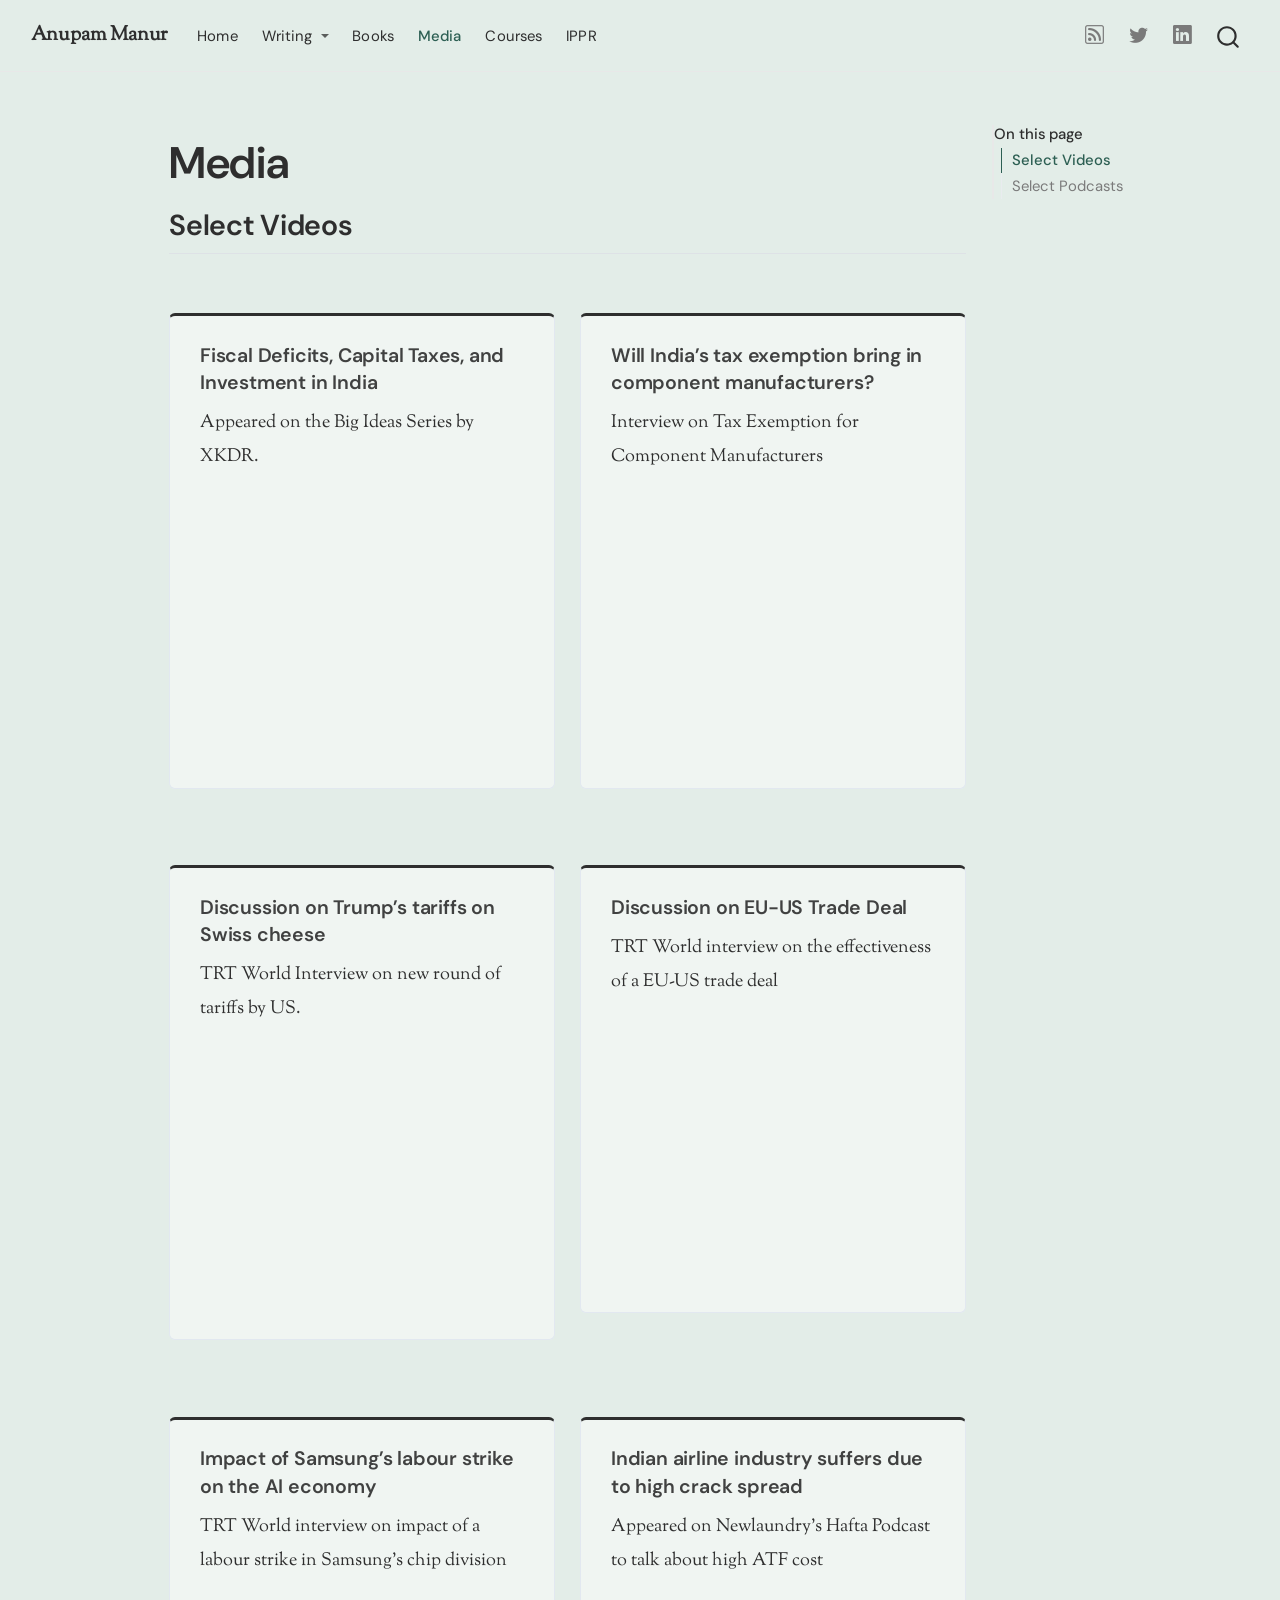
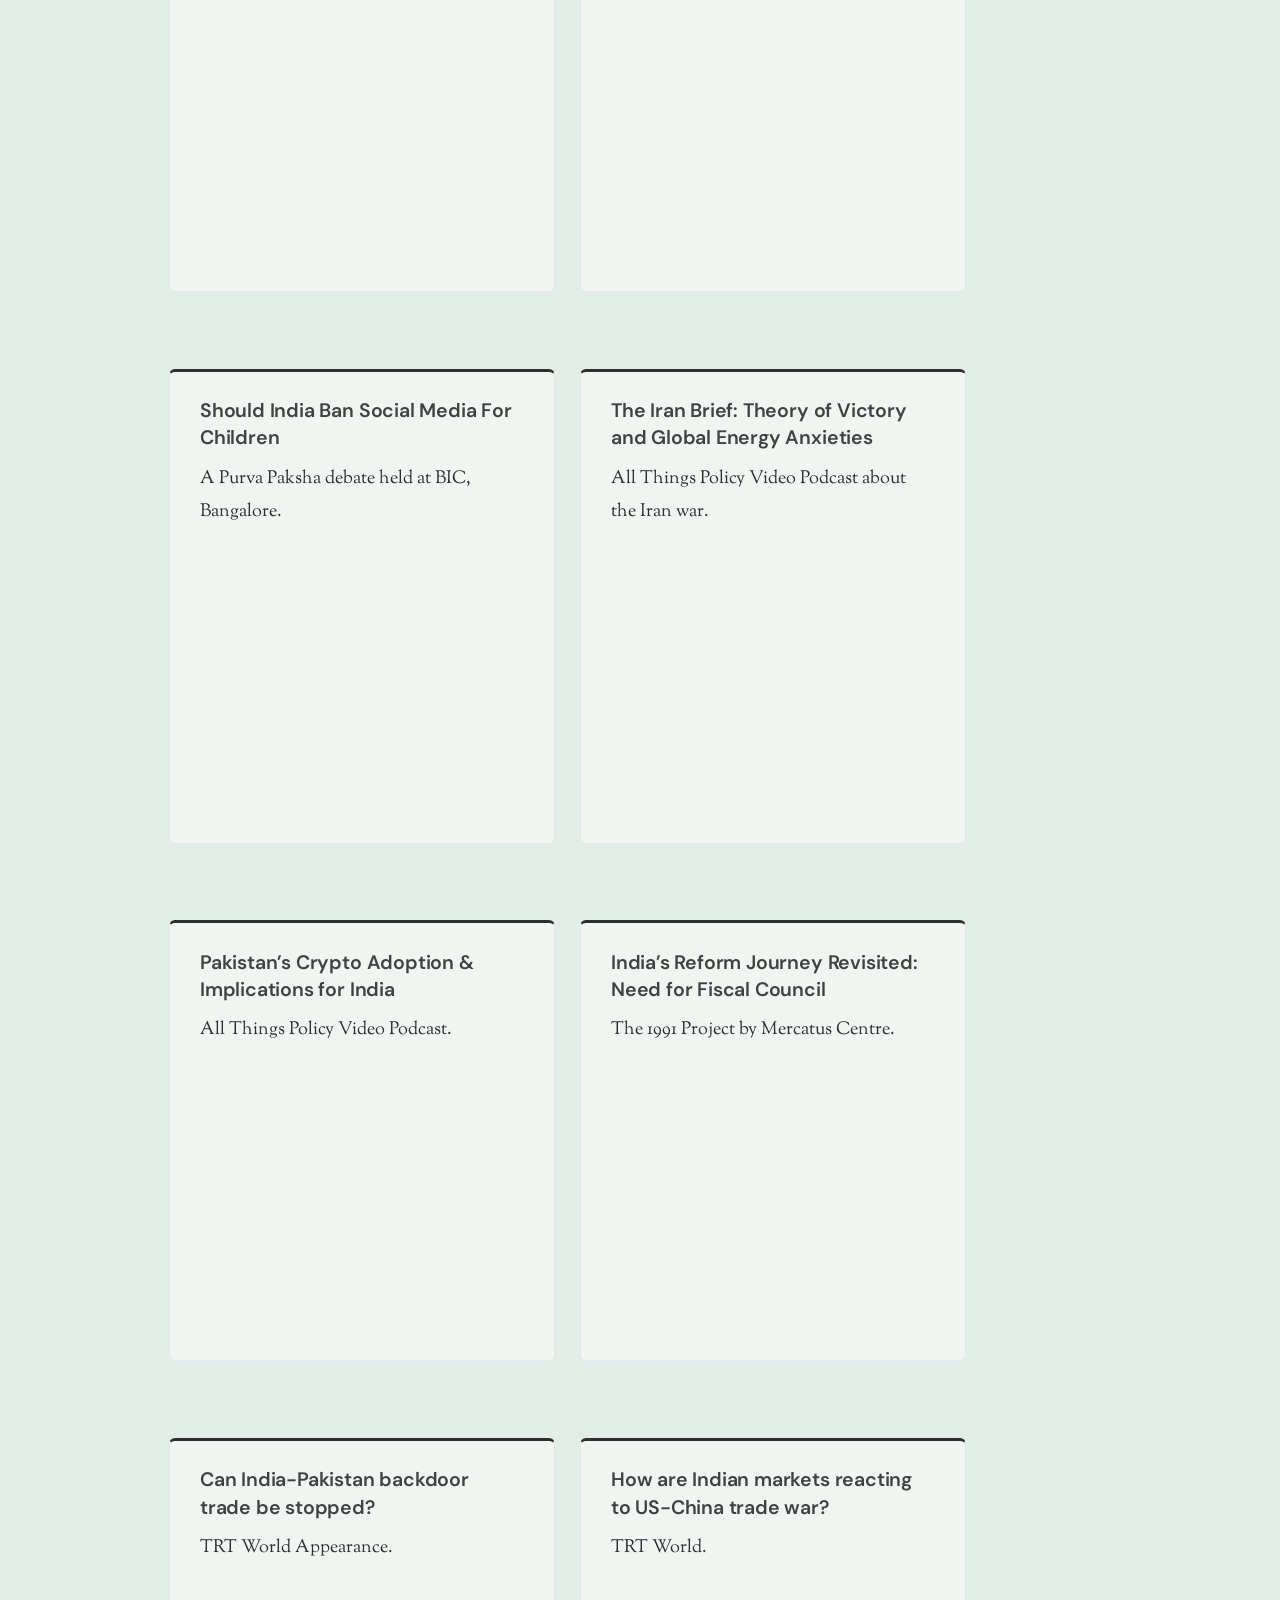
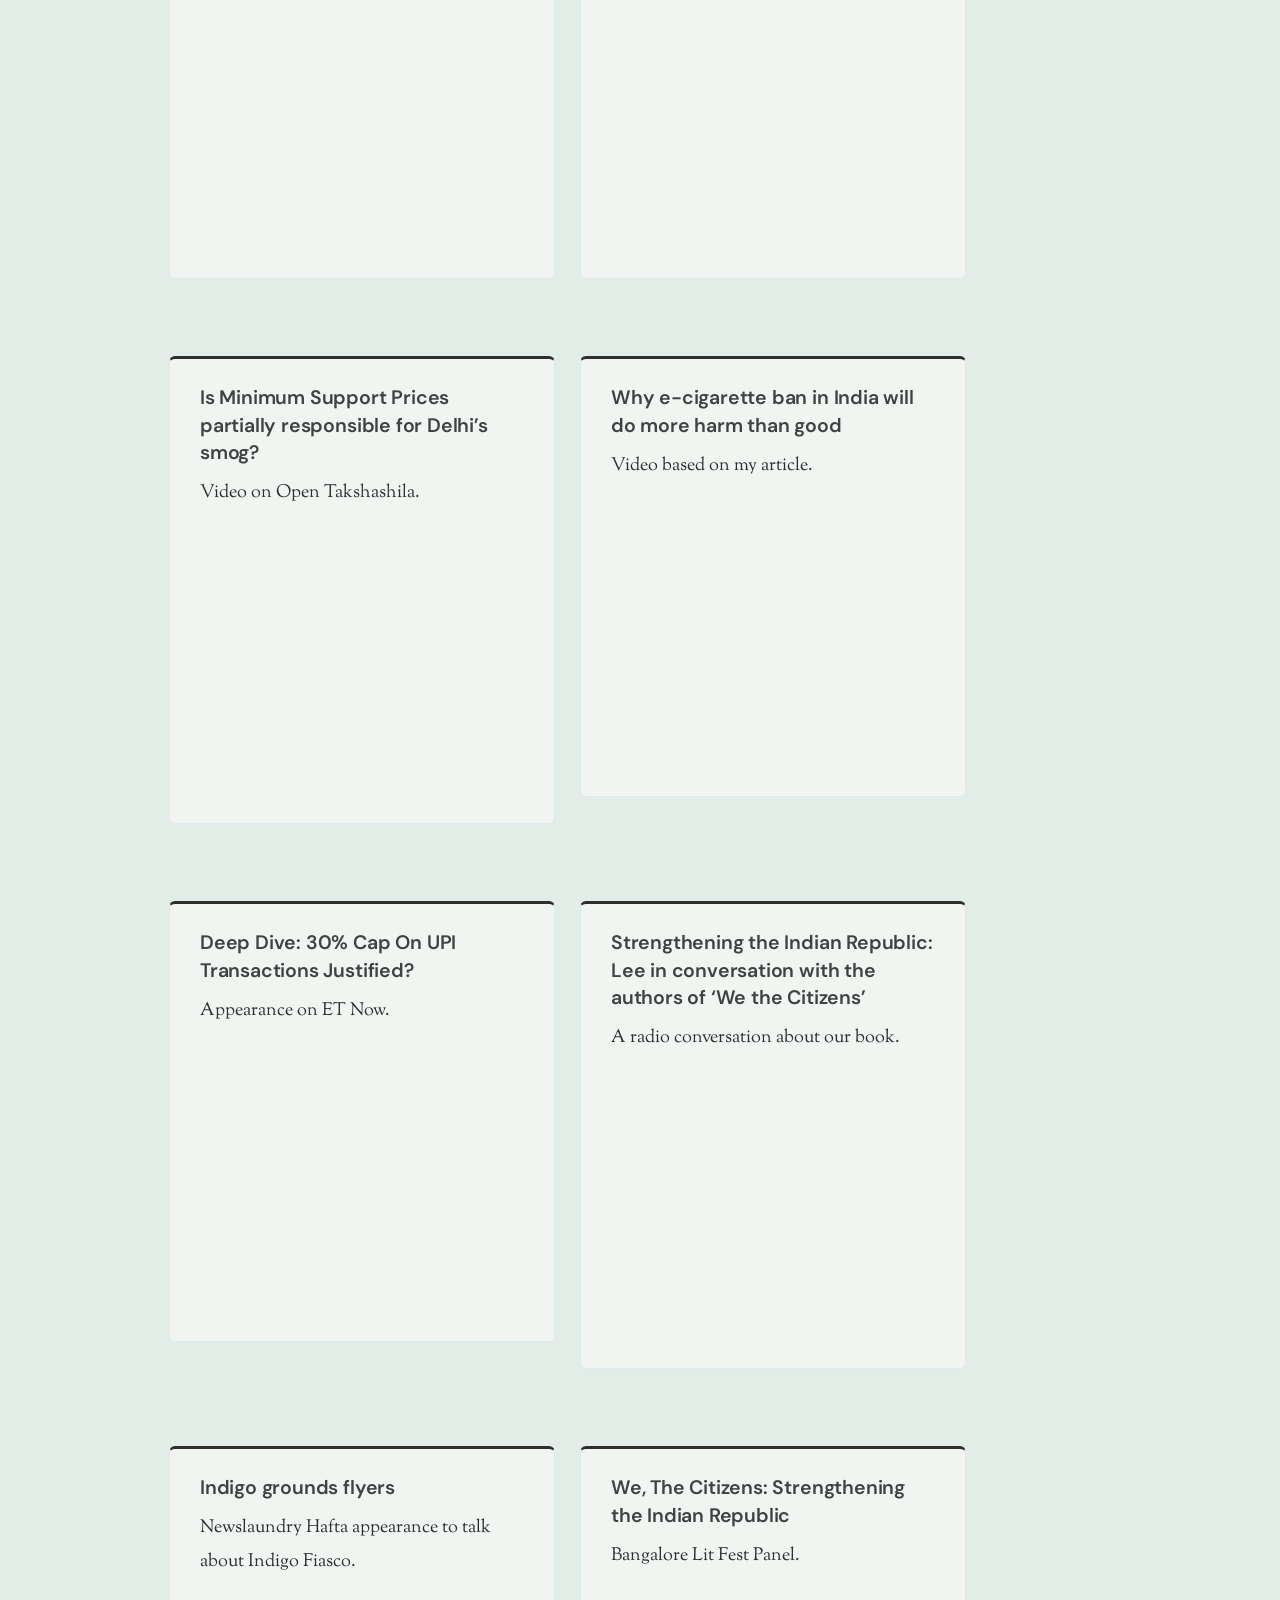
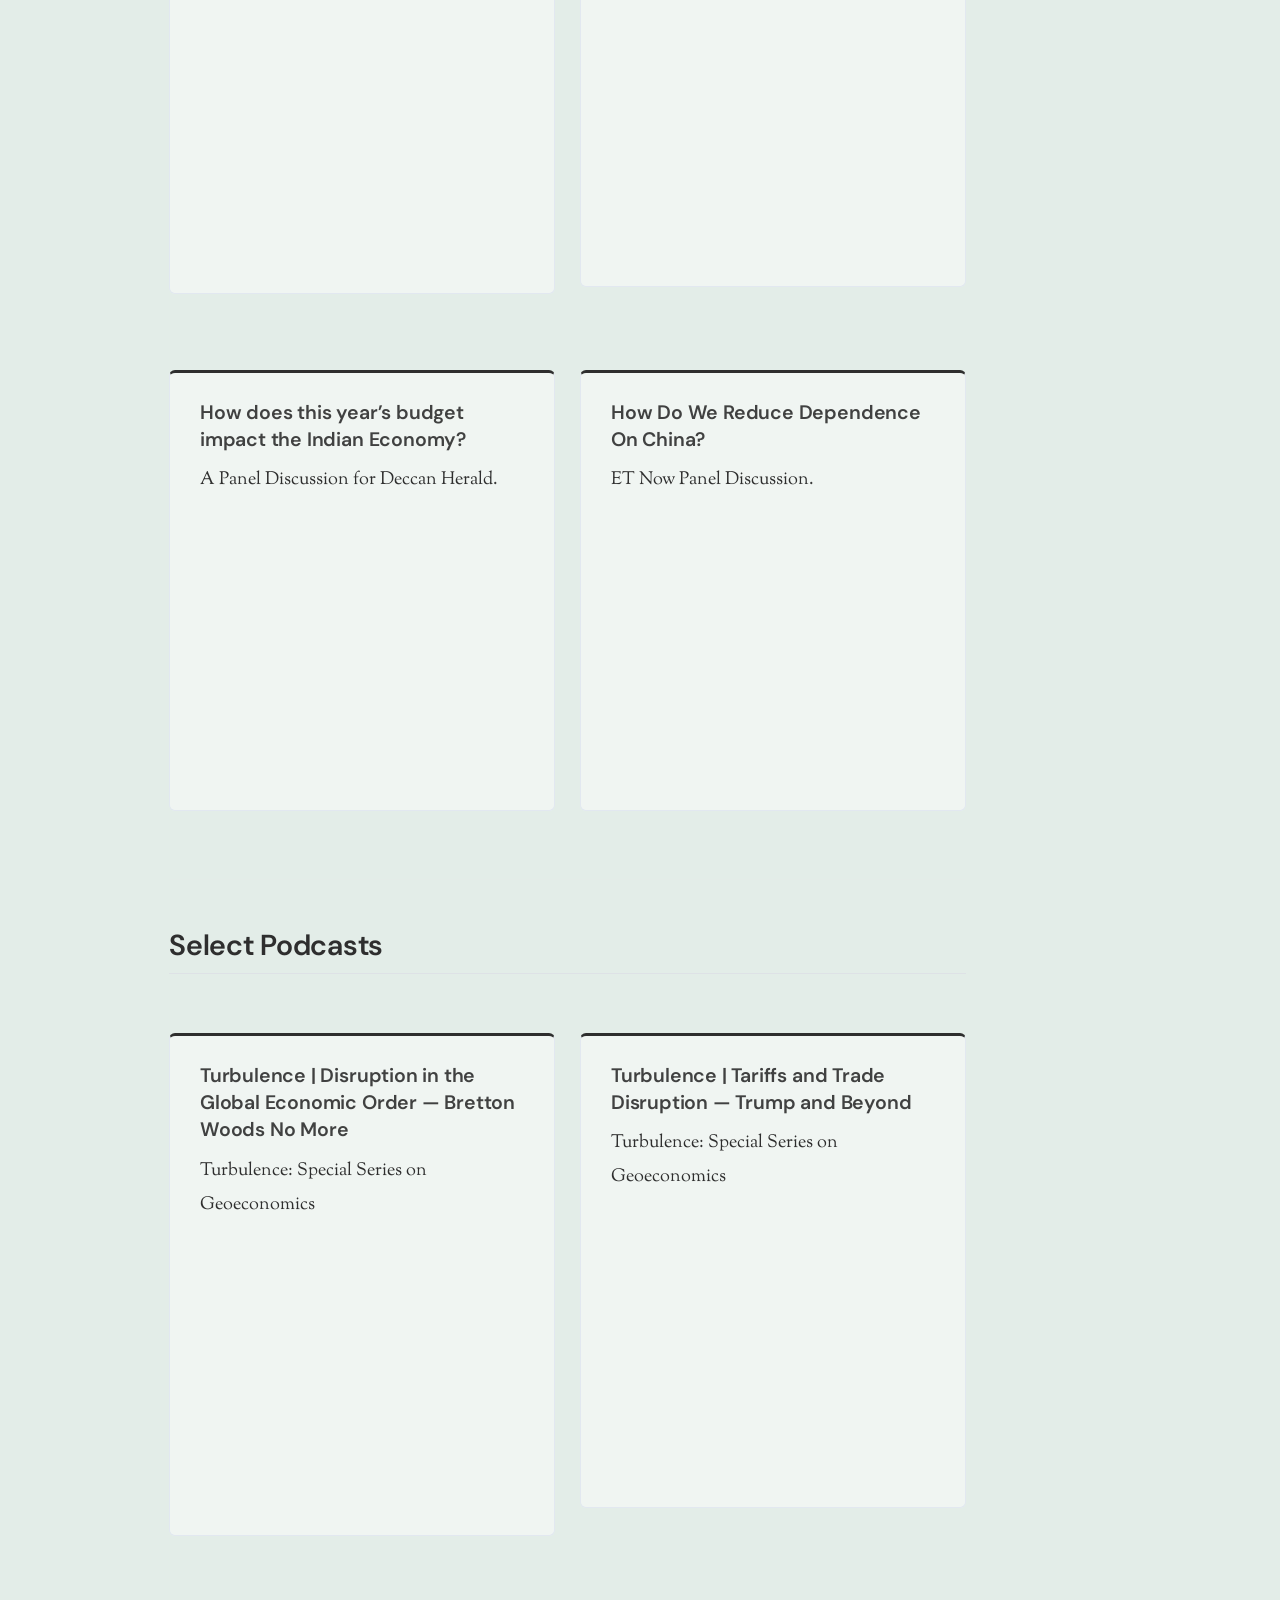
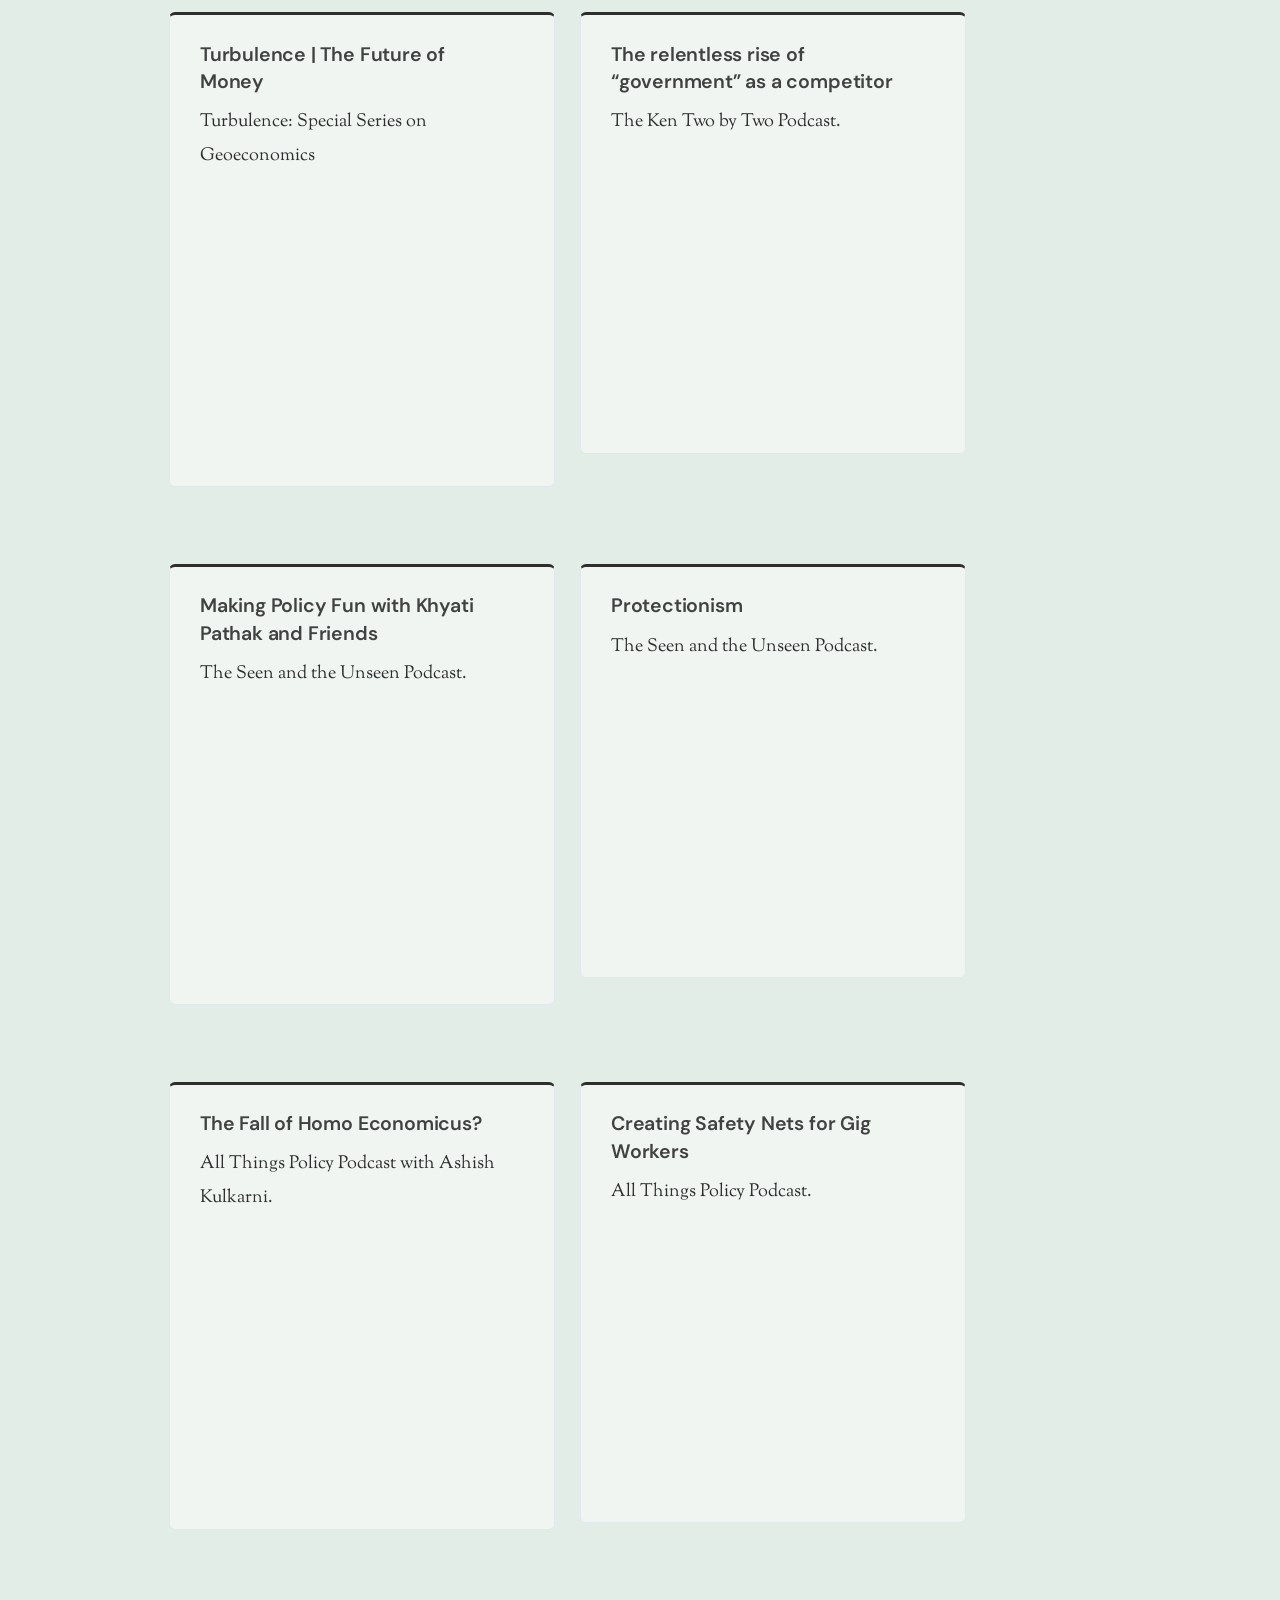
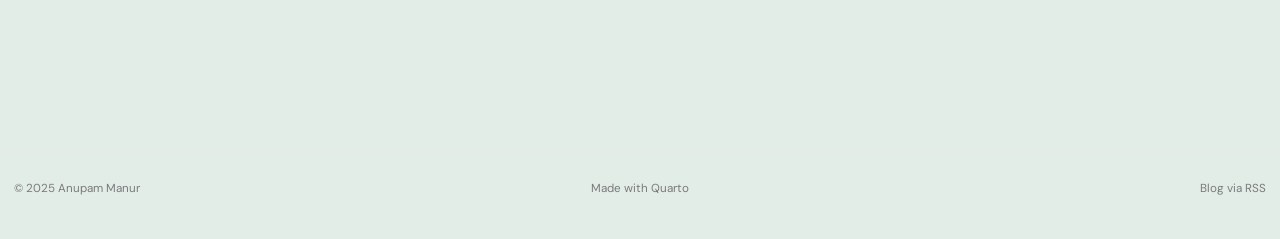
<file: media.html>
<!DOCTYPE html>
<html xmlns="http://www.w3.org/1999/xhtml" lang="en" xml:lang="en"><head>

<meta charset="utf-8">
<meta name="generator" content="quarto-1.11.9">

<meta name="viewport" content="width=device-width, initial-scale=1.0, user-scalable=yes">


<title>Media – Anupam Manur</title>
<style>
/* Default styles provided by pandoc.
** See https://pandoc.org/MANUAL.html#variables-for-html for config info.
*/
span.smallcaps{font-variant: small-caps;}
div.columns{display: flex; gap: 1.5em;}
div.column{flex: auto;}
@media screen {
div.columns{gap: min(4vw, 1.5em);}
div.column{overflow-x: auto;}
}
div.hanging-indent{margin-left: 1.5em; text-indent: -1.5em;}
ul.task-list{list-style: none;}
ul.task-list li input[type="checkbox"] {
  width: 0.8em;
  margin: 0 0.8em 0.2em -1em; /* quarto-specific, see https://github.com/quarto-dev/quarto-cli/issues/4556 */ 
  vertical-align: middle;
}
</style>


<script src="site_libs/quarto-nav/quarto-nav.js"></script>
<script src="site_libs/quarto-nav/headroom.min.js"></script>
<script src="site_libs/clipboard/clipboard.min.js"></script>
<script src="site_libs/quarto-search/autocomplete.umd.js"></script>
<script src="site_libs/quarto-search/fuse.min.js"></script>
<script src="site_libs/quarto-search/quarto-search.js"></script>
<meta name="quarto:offset" content="./">
<link href="./images/favicon.png" rel="icon" type="image/png">
<script src="site_libs/quarto-html/quarto.js" type="module"></script>
<script src="site_libs/quarto-html/tabsets/tabsets.js" type="module"></script>
<script src="site_libs/quarto-html/scrollable-regions/scrollable-regions.js" type="module"></script>
<script src="site_libs/quarto-html/popper.min.js"></script>
<script src="site_libs/quarto-html/tippy.umd.min.js"></script>
<script src="site_libs/quarto-html/anchor.min.js"></script>
<link href="site_libs/quarto-html/tippy.css" rel="stylesheet">
<link href="site_libs/quarto-html/quarto-syntax-highlighting-63b5708e65d6cd79cd7618c58d0c21e7.css" rel="stylesheet" id="quarto-text-highlighting-styles">
<script src="site_libs/bootstrap/bootstrap.min.js"></script>
<link href="site_libs/bootstrap/bootstrap-icons.css" rel="stylesheet">
<link href="site_libs/bootstrap/bootstrap-62f7c31bf8008ce039f7a0518adfd201.min.css" rel="stylesheet" append-hash="true" id="quarto-bootstrap" data-mode="light">
<script id="quarto-search-options" type="application/json">{
  "location": "navbar",
  "copy-button": false,
  "collapse-after": 3,
  "panel-placement": "end",
  "type": "overlay",
  "limit": 50,
  "keyboard-shortcut": [
    "f",
    "/",
    "s"
  ],
  "show-item-context": false,
  "language": {
    "search-no-results-text": "No results",
    "search-matching-documents-text": "matching documents",
    "search-copy-link-title": "Copy link to search",
    "search-hide-matches-text": "Hide additional matches",
    "search-more-match-text": "more match in this document",
    "search-more-matches-text": "more matches in this document",
    "search-clear-button-title": "Clear",
    "search-text-placeholder": "",
    "search-detached-cancel-button-title": "Cancel",
    "search-submit-button-title": "Submit",
    "search-label": "Search"
  }
}</script>
<script async="" src="https://www.googletagmanager.com/gtag/js?id=G-LBS91V0JQH"></script>

<script type="text/javascript">

window.dataLayer = window.dataLayer || [];
function gtag(){dataLayer.push(arguments);}
gtag('js', new Date());
gtag('config', 'G-LBS91V0JQH', { 'anonymize_ip': true});
</script>
<style>html{ scroll-behavior: smooth; }</style>


<meta property="og:title" content="Anupam Manur">
<meta property="og:description" content="Economics professor, author, and policy researcher at the Takshashila Institution. Research on economic policy, trade, platform economics, and bioeconomy.">
<meta property="og:image" content="https://anupammanur.com/images/anupam-profile.jpeg">
<meta property="og:site_name" content="Anupam Manur">
<meta property="og:image:height" content="2738">
<meta property="og:image:width" content="2466">
<meta name="twitter:title" content="Anupam Manur">
<meta name="twitter:description" content="Economics professor, author, and policy researcher at the Takshashila Institution. Research on economic policy, trade, platform economics, and bioeconomy.">
<meta name="twitter:image" content="https://anupammanur.com/images/anupam-profile.jpeg">
<meta name="twitter:creator" content="@anupammanur">
<meta name="twitter:card" content="summary_large_image">
</head>

<body class="nav-fixed quarto-light"><a id="quarto-skip-link" class="visually-hidden-focusable" href="#quarto-document-content">Skip to main content</a>

<div id="quarto-search-results"></div>
  <header id="quarto-header" class="headroom fixed-top">
    <nav class="navbar navbar-expand-lg " data-bs-theme="dark" aria-label="Site">
      <div class="navbar-container container-fluid">
      <div class="navbar-brand-container mx-auto">
    <a class="navbar-brand" href="./index.html">
    <span class="navbar-title">Anupam Manur</span>
    </a>
  </div>
          <button class="navbar-toggler" type="button" data-bs-toggle="collapse" data-bs-target="#navbarCollapse" aria-controls="navbarCollapse" aria-expanded="false" aria-label="Toggle navigation" onclick="if (window.quartoToggleHeadroom) { window.quartoToggleHeadroom(); }">
  <span class="navbar-toggler-icon"></span>
</button>
          <div class="collapse navbar-collapse" id="navbarCollapse">
            <ul class="navbar-nav navbar-nav-scroll me-auto">
  <li class="nav-item">
    <a class="nav-link" href="./index.html"> 
<span class="menu-text">Home</span></a>
  </li>  
  <li class="nav-item dropdown ">
    <a class="nav-link dropdown-toggle" href="#" id="nav-menu-writing" role="link" data-bs-toggle="dropdown" aria-expanded="false">
 <span class="menu-text">Writing</span>
    </a>
    <ul class="dropdown-menu" aria-labelledby="nav-menu-writing">    
        <li>
    <a class="dropdown-item" href="./op-eds/index.html">
 <span class="dropdown-text">Op-eds</span></a>
  </li>  
        <li>
    <a class="dropdown-item" href="./publications/index.html">
 <span class="dropdown-text">Publications</span></a>
  </li>  
        <li>
    <a class="dropdown-item" href="./blog/index.html">
 <span class="dropdown-text">Blog</span></a>
  </li>  
    </ul>
  </li>
  <li class="nav-item">
    <a class="nav-link" href="./books.html"> 
<span class="menu-text">Books</span></a>
  </li>  
  <li class="nav-item">
    <a class="nav-link active" href="./media.html" aria-current="page"> 
<span class="menu-text">Media</span></a>
  </li>  
  <li class="nav-item">
    <a class="nav-link" href="./courses.html"> 
<span class="menu-text">Courses</span></a>
  </li>  
  <li class="nav-item">
    <a class="nav-link" href="./ippr.html"> 
<span class="menu-text">IPPR</span></a>
  </li>  
</ul>
            <ul class="navbar-nav navbar-nav-scroll ms-auto">
  <li class="nav-item compact">
    <a class="nav-link" href="./blog/index.xml"> <i class="bi bi-rss" role="img" aria-label="RSS Feed">
</i> 
<span class="menu-text"></span></a>
  </li>  
  <li class="nav-item compact">
    <a class="nav-link" href="https://twitter.com/anupammanur"> <i class="bi bi-twitter" role="img" aria-label="Twitter">
</i> 
<span class="menu-text"></span></a>
  </li>  
  <li class="nav-item compact">
    <a class="nav-link" href="https://linkedin.com/in/anupam-manur"> <i class="bi bi-linkedin" role="img" aria-label="LinkedIn">
</i> 
<span class="menu-text"></span></a>
  </li>  
</ul>
          </div> <!-- /navcollapse -->
            <div class="quarto-navbar-tools">
</div>
            <div id="quarto-search" class="" title="Search"></div>
      </div> <!-- /container-fluid -->
    </nav>
</header>
<!-- content -->
<div id="quarto-content" class="quarto-container page-columns page-rows-contents page-layout-article page-navbar">
<!-- sidebar -->
<!-- margin-sidebar -->
    <div id="quarto-margin-sidebar" class="sidebar margin-sidebar">
        <nav id="TOC" role="doc-toc" aria-labelledby="toc-title" class="toc-active">
    <h2 id="toc-title">On this page</h2>
   
  <ul>
  <li><a href="#select-videos" id="toc-select-videos" class="nav-link active" data-scroll-target="#select-videos">Select Videos</a></li>
  <li><a href="#select-podcasts" id="toc-select-podcasts" class="nav-link" data-scroll-target="#select-podcasts">Select Podcasts</a></li>
  </ul>
</nav>
    </div>
<!-- main -->
<main class="content" id="quarto-document-content" tabindex="-1">

<header id="title-block-header" class="quarto-title-block default">
<div class="quarto-title">
<h1 class="title">Media</h1>
</div>



<div class="quarto-title-meta">

    
  
    
  </div>
  


</header>


<section id="select-videos" class="level2">
<h2 class="anchored" data-anchor-id="select-videos">Select Videos</h2>
<div class="grid">
<div class="g-col-6">
<section id="fiscal-deficits-capital-taxes-and-investment-in-india" class="level3 course-card">
<h3 class="anchored" data-anchor-id="fiscal-deficits-capital-taxes-and-investment-in-india">Fiscal Deficits, Capital Taxes, and Investment in India</h3>
<p>Appeared on the Big Ideas Series by XKDR.</p>
<div class="quarto-video"><iframe data-external="1" src="https://www.youtube.com/embed/M9mO7PQyiI0" width="100%" height="225" title="" frameborder="0" allow="accelerometer; autoplay; clipboard-write; encrypted-media; gyroscope; picture-in-picture" allowfullscreen=""></iframe></div>
</section>
</div>
<div class="g-col-6">
<section id="will-indias-tax-exemption-bring-in-component-manufacturers" class="level3 course-card">
<h3 class="anchored" data-anchor-id="will-indias-tax-exemption-bring-in-component-manufacturers">Will India’s tax exemption bring in component manufacturers?</h3>
<p>Interview on Tax Exemption for Component Manufacturers</p>
<div class="quarto-video"><iframe data-external="1" src="https://www.youtube.com/embed/wnm4DsUO_1E" width="100%" height="225" title="" frameborder="0" allow="accelerometer; autoplay; clipboard-write; encrypted-media; gyroscope; picture-in-picture" allowfullscreen=""></iframe></div>
</section>
</div>
<div class="g-col-6">
<section id="discussion-on-trumps-tariffs-on-swiss-cheese" class="level3 course-card">
<h3 class="anchored" data-anchor-id="discussion-on-trumps-tariffs-on-swiss-cheese">Discussion on Trump’s tariffs on Swiss cheese</h3>
<p>TRT World Interview on new round of tariffs by US.</p>
<div class="quarto-video"><iframe data-external="1" src="https://www.youtube.com/embed/ELQsNVn9Pzk" width="100%" height="225" title="" frameborder="0" allow="accelerometer; autoplay; clipboard-write; encrypted-media; gyroscope; picture-in-picture" allowfullscreen=""></iframe></div>
</section>
</div>
<div class="g-col-6">
<section id="discussion-on-eu-us-trade-deal" class="level3 course-card">
<h3 class="anchored" data-anchor-id="discussion-on-eu-us-trade-deal">Discussion on EU-US Trade Deal</h3>
<p>TRT World interview on the effectiveness of a EU-US trade deal</p>
<div class="quarto-video"><iframe data-external="1" src="https://www.youtube.com/embed/RH_hkCNlopw" width="100%" height="225" title="" frameborder="0" allow="accelerometer; autoplay; clipboard-write; encrypted-media; gyroscope; picture-in-picture" allowfullscreen=""></iframe></div>
</section>
</div>
<div class="g-col-6">
<section id="impact-of-samsungs-labour-strike-on-the-ai-economy" class="level3 course-card">
<h3 class="anchored" data-anchor-id="impact-of-samsungs-labour-strike-on-the-ai-economy">Impact of Samsung’s labour strike on the AI economy</h3>
<p>TRT World interview on impact of a labour strike in Samsung’s chip division</p>
<div class="quarto-video"><iframe data-external="1" src="https://www.youtube.com/embed/RtY1_0amh2M" width="100%" height="225" title="" frameborder="0" allow="accelerometer; autoplay; clipboard-write; encrypted-media; gyroscope; picture-in-picture" allowfullscreen=""></iframe></div>
</section>
</div>
<div class="g-col-6">
<section id="indian-airline-industry-suffers-due-to-high-crack-spread" class="level3 course-card">
<h3 class="anchored" data-anchor-id="indian-airline-industry-suffers-due-to-high-crack-spread">Indian airline industry suffers due to high crack spread</h3>
<p>Appeared on Newlaundry’s Hafta Podcast to talk about high ATF cost</p>
<div class="quarto-video"><iframe data-external="1" src="https://www.youtube.com/embed/AET74OnC5wE" width="100%" height="225" title="" frameborder="0" allow="accelerometer; autoplay; clipboard-write; encrypted-media; gyroscope; picture-in-picture" allowfullscreen=""></iframe></div>
</section>
</div>
<div class="g-col-6">
<section id="should-india-ban-social-media-for-children" class="level3 course-card">
<h3 class="anchored" data-anchor-id="should-india-ban-social-media-for-children">Should India Ban Social Media For Children</h3>
<p>A Purva Paksha debate held at BIC, Bangalore.</p>
<div class="quarto-video"><iframe data-external="1" src="https://www.youtube.com/embed/l0KvawP5eco" width="100%" height="225" title="" frameborder="0" allow="accelerometer; autoplay; clipboard-write; encrypted-media; gyroscope; picture-in-picture" allowfullscreen=""></iframe></div>
</section>
</div>
<div class="g-col-6">
<section id="the-iran-brief-theory-of-victory-and-global-energy-anxieties" class="level3 course-card">
<h3 class="anchored" data-anchor-id="the-iran-brief-theory-of-victory-and-global-energy-anxieties">The Iran Brief: Theory of Victory and Global Energy Anxieties</h3>
<p>All Things Policy Video Podcast about the Iran war.</p>
<div class="quarto-video"><iframe data-external="1" src="https://www.youtube.com/embed/lxWsxTOHPQs" width="100%" height="225" title="" frameborder="0" allow="accelerometer; autoplay; clipboard-write; encrypted-media; gyroscope; picture-in-picture" allowfullscreen=""></iframe></div>
</section>
</div>
<div class="g-col-6">
<section id="pakistans-crypto-adoption-implications-for-india" class="level3 course-card">
<h3 class="anchored" data-anchor-id="pakistans-crypto-adoption-implications-for-india">Pakistan’s Crypto Adoption &amp; Implications for India</h3>
<p>All Things Policy Video Podcast.</p>
<div class="quarto-video"><iframe data-external="1" src="https://www.youtube.com/embed/P98JMQYYlhQ" width="100%" height="225" title="" frameborder="0" allow="accelerometer; autoplay; clipboard-write; encrypted-media; gyroscope; picture-in-picture" allowfullscreen=""></iframe></div>
</section>
</div>
<div class="g-col-6">
<section id="indias-reform-journey-revisited-need-for-fiscal-council" class="level3 course-card">
<h3 class="anchored" data-anchor-id="indias-reform-journey-revisited-need-for-fiscal-council">India’s Reform Journey Revisited: Need for Fiscal Council</h3>
<p>The 1991 Project by Mercatus Centre.</p>
<div class="quarto-video"><iframe data-external="1" src="https://www.youtube.com/embed/Rjd2jvrM_98" width="100%" height="225" title="" frameborder="0" allow="accelerometer; autoplay; clipboard-write; encrypted-media; gyroscope; picture-in-picture" allowfullscreen=""></iframe></div>
</section>
</div>
<div class="g-col-6">
<section id="can-india-pakistan-backdoor-trade-be-stopped" class="level3 course-card">
<h3 class="anchored" data-anchor-id="can-india-pakistan-backdoor-trade-be-stopped">Can India-Pakistan backdoor trade be stopped?</h3>
<p>TRT World Appearance.</p>
<div class="quarto-video"><iframe data-external="1" src="https://www.youtube.com/embed/tnNfRbe3t_g" width="100%" height="225" title="" frameborder="0" allow="accelerometer; autoplay; clipboard-write; encrypted-media; gyroscope; picture-in-picture" allowfullscreen=""></iframe></div>
</section>
</div>
<div class="g-col-6">
<section id="how-are-indian-markets-reacting-to-us-china-trade-war" class="level3 course-card">
<h3 class="anchored" data-anchor-id="how-are-indian-markets-reacting-to-us-china-trade-war">How are Indian markets reacting to US-China trade war?</h3>
<p>TRT World.</p>
<div class="quarto-video"><iframe data-external="1" src="https://www.youtube.com/embed/I27Kzp2ttZg" width="100%" height="225" title="" frameborder="0" allow="accelerometer; autoplay; clipboard-write; encrypted-media; gyroscope; picture-in-picture" allowfullscreen=""></iframe></div>
</section>
</div>
<div class="g-col-6">
<section id="is-minimum-support-prices-partially-responsible-for-delhis-smog" class="level3 course-card">
<h3 class="anchored" data-anchor-id="is-minimum-support-prices-partially-responsible-for-delhis-smog">Is Minimum Support Prices partially responsible for Delhi’s smog?</h3>
<p>Video on Open Takshashila.</p>
<div class="quarto-video"><iframe data-external="1" src="https://www.youtube.com/embed/-BCx1GCQbcU" width="100%" height="225" title="" frameborder="0" allow="accelerometer; autoplay; clipboard-write; encrypted-media; gyroscope; picture-in-picture" allowfullscreen=""></iframe></div>
</section>
</div>
<div class="g-col-6">
<section id="why-e-cigarette-ban-in-india-will-do-more-harm-than-good" class="level3 course-card">
<h3 class="anchored" data-anchor-id="why-e-cigarette-ban-in-india-will-do-more-harm-than-good">Why e-cigarette ban in India will do more harm than good</h3>
<p>Video based on my article.</p>
<div class="quarto-video"><iframe data-external="1" src="https://www.youtube.com/embed/lpxDx1A5eTM" width="100%" height="225" title="" frameborder="0" allow="accelerometer; autoplay; clipboard-write; encrypted-media; gyroscope; picture-in-picture" allowfullscreen=""></iframe></div>
</section>
</div>
<div class="g-col-6">
<section id="deep-dive-30-cap-on-upi-transactions-justified" class="level3 course-card">
<h3 class="anchored" data-anchor-id="deep-dive-30-cap-on-upi-transactions-justified">Deep Dive: 30% Cap On UPI Transactions Justified?</h3>
<p>Appearance on ET Now.</p>
<div class="quarto-video"><iframe data-external="1" src="https://www.youtube.com/embed/-fla-LORc5Q" width="100%" height="225" title="" frameborder="0" allow="accelerometer; autoplay; clipboard-write; encrypted-media; gyroscope; picture-in-picture" allowfullscreen=""></iframe></div>
</section>
</div>
<div class="g-col-6">
<section id="strengthening-the-indian-republic-lee-in-conversation-with-the-authors-of-we-the-citizens" class="level3 course-card">
<h3 class="anchored" data-anchor-id="strengthening-the-indian-republic-lee-in-conversation-with-the-authors-of-we-the-citizens">Strengthening the Indian Republic: Lee in conversation with the authors of ‘We the Citizens’</h3>
<p>A radio conversation about our book.</p>
<div class="quarto-video"><iframe data-external="1" src="https://www.youtube.com/embed/Mgsc5QHZstQ" width="100%" height="225" title="" frameborder="0" allow="accelerometer; autoplay; clipboard-write; encrypted-media; gyroscope; picture-in-picture" allowfullscreen=""></iframe></div>
</section>
</div>
<div class="g-col-6">
<section id="indigo-grounds-flyers" class="level3 course-card">
<h3 class="anchored" data-anchor-id="indigo-grounds-flyers">Indigo grounds flyers</h3>
<p>Newslaundry Hafta appearance to talk about Indigo Fiasco.</p>
<div class="quarto-video"><iframe data-external="1" src="https://www.youtube.com/embed/2IkjZFsx4tQ" width="100%" height="225" title="" frameborder="0" allow="accelerometer; autoplay; clipboard-write; encrypted-media; gyroscope; picture-in-picture" allowfullscreen=""></iframe></div>
</section>
</div>
<div class="g-col-6">
<section id="we-the-citizens-strengthening-the-indian-republic" class="level3 course-card">
<h3 class="anchored" data-anchor-id="we-the-citizens-strengthening-the-indian-republic">We, The Citizens: Strengthening the Indian Republic</h3>
<p>Bangalore Lit Fest Panel.</p>
<div class="quarto-video"><iframe data-external="1" src="https://www.youtube.com/embed/ZKLvzNfq_Zk" width="100%" height="225" title="" frameborder="0" allow="accelerometer; autoplay; clipboard-write; encrypted-media; gyroscope; picture-in-picture" allowfullscreen=""></iframe></div>
</section>
</div>
<div class="g-col-6">
<section id="how-does-this-years-budget-impact-the-indian-economy" class="level3 course-card">
<h3 class="anchored" data-anchor-id="how-does-this-years-budget-impact-the-indian-economy">How does this year’s budget impact the Indian Economy?</h3>
<p>A Panel Discussion for Deccan Herald.</p>
<div class="quarto-video"><iframe data-external="1" src="https://www.youtube.com/embed/TC-anH_pfuo" width="100%" height="225" title="" frameborder="0" allow="accelerometer; autoplay; clipboard-write; encrypted-media; gyroscope; picture-in-picture" allowfullscreen=""></iframe></div>
</section>
</div>
<div class="g-col-6">
<section id="how-do-we-reduce-dependence-on-china" class="level3 course-card">
<h3 class="anchored" data-anchor-id="how-do-we-reduce-dependence-on-china">How Do We Reduce Dependence On China?</h3>
<p>ET Now Panel Discussion.</p>
<div class="quarto-video"><iframe data-external="1" src="https://www.youtube.com/embed/5rJtocUEQ_o" width="100%" height="225" title="" frameborder="0" allow="accelerometer; autoplay; clipboard-write; encrypted-media; gyroscope; picture-in-picture" allowfullscreen=""></iframe></div>
</section>
</div>
</div>
<hr>
</section>
<section id="select-podcasts" class="level2">
<h2 class="anchored" data-anchor-id="select-podcasts">Select Podcasts</h2>
<div class="grid">
<div class="g-col-6">
<section id="turbulence-disruption-in-the-global-economic-order-bretton-woods-no-more" class="level3 course-card">
<h3 class="anchored" data-anchor-id="turbulence-disruption-in-the-global-economic-order-bretton-woods-no-more">Turbulence | Disruption in the Global Economic Order — Bretton Woods No More</h3>
<p>Turbulence: Special Series on Geoeconomics</p>
<div class="quarto-video"><iframe data-external="1" src="https://www.youtube.com/embed/7x1nbgwiIXw" width="100%" height="225" title="" frameborder="0" allow="accelerometer; autoplay; clipboard-write; encrypted-media; gyroscope; picture-in-picture" allowfullscreen=""></iframe></div>
</section>
</div>
<div class="g-col-6">
<section id="turbulence-tariffs-and-trade-disruption-trump-and-beyond" class="level3 course-card">
<h3 class="anchored" data-anchor-id="turbulence-tariffs-and-trade-disruption-trump-and-beyond">Turbulence | Tariffs and Trade Disruption — Trump and Beyond</h3>
<p>Turbulence: Special Series on Geoeconomics</p>
<div class="quarto-video"><iframe data-external="1" src="https://www.youtube.com/embed/2FI0KT-f0as" width="100%" height="225" title="" frameborder="0" allow="accelerometer; autoplay; clipboard-write; encrypted-media; gyroscope; picture-in-picture" allowfullscreen=""></iframe></div>
</section>
</div>
<div class="g-col-6">
<section id="turbulence-the-future-of-money" class="level3 course-card">
<h3 class="anchored" data-anchor-id="turbulence-the-future-of-money">Turbulence | The Future of Money</h3>
<p>Turbulence: Special Series on Geoeconomics</p>
<div class="quarto-video"><iframe data-external="1" src="https://www.youtube.com/embed/lBKX7ojNrcI" width="100%" height="225" title="" frameborder="0" allow="accelerometer; autoplay; clipboard-write; encrypted-media; gyroscope; picture-in-picture" allowfullscreen=""></iframe></div>
</section>
</div>
<div class="g-col-6">
<section id="the-relentless-rise-of-government-as-a-competitor" class="level3 course-card">
<h3 class="anchored" data-anchor-id="the-relentless-rise-of-government-as-a-competitor">The relentless rise of “government” as a competitor</h3>
<p>The Ken Two by Two Podcast.</p>
<div class="quarto-video"><iframe data-external="1" src="https://www.youtube.com/embed/bTxdnH6CVsE" width="100%" height="225" title="" frameborder="0" allow="accelerometer; autoplay; clipboard-write; encrypted-media; gyroscope; picture-in-picture" allowfullscreen=""></iframe></div>
</section>
</div>
<div class="g-col-6">
<section id="making-policy-fun-with-khyati-pathak-and-friends" class="level3 course-card">
<h3 class="anchored" data-anchor-id="making-policy-fun-with-khyati-pathak-and-friends">Making Policy Fun with Khyati Pathak and Friends</h3>
<p>The Seen and the Unseen Podcast.</p>
<div class="quarto-video"><iframe data-external="1" src="https://www.youtube.com/embed/cNpI9WQ3_2c" width="100%" height="225" title="" frameborder="0" allow="accelerometer; autoplay; clipboard-write; encrypted-media; gyroscope; picture-in-picture" allowfullscreen=""></iframe></div>
</section>
</div>
<div class="g-col-6">
<section id="protectionism" class="level3 course-card">
<h3 class="anchored" data-anchor-id="protectionism">Protectionism</h3>
<p>The Seen and the Unseen Podcast.</p>
<div class="quarto-video"><iframe data-external="1" src="https://www.youtube.com/embed/HfULOd7rtl8" width="100%" height="225" title="" frameborder="0" allow="accelerometer; autoplay; clipboard-write; encrypted-media; gyroscope; picture-in-picture" allowfullscreen=""></iframe></div>
</section>
</div>
<div class="g-col-6">
<section id="the-fall-of-homo-economicus" class="level3 course-card">
<h3 class="anchored" data-anchor-id="the-fall-of-homo-economicus">The Fall of Homo Economicus?</h3>
<p>All Things Policy Podcast with Ashish Kulkarni.</p>
<div class="quarto-video"><iframe data-external="1" src="https://www.youtube.com/embed/oBHJVX8xsLE" width="100%" height="225" title="" frameborder="0" allow="accelerometer; autoplay; clipboard-write; encrypted-media; gyroscope; picture-in-picture" allowfullscreen=""></iframe></div>
</section>
</div>
<div class="g-col-6">
<section id="creating-safety-nets-for-gig-workers" class="level3 course-card">
<h3 class="anchored" data-anchor-id="creating-safety-nets-for-gig-workers">Creating Safety Nets for Gig Workers</h3>
<p>All Things Policy Podcast.</p>
<div class="quarto-video"><iframe data-external="1" src="https://www.youtube.com/embed/NLFzbtaWmKY" width="100%" height="225" title="" frameborder="0" allow="accelerometer; autoplay; clipboard-write; encrypted-media; gyroscope; picture-in-picture" allowfullscreen=""></iframe></div>
</section>
</div>
</div>


</section>

</main> <!-- /main -->
<script id="quarto-html-after-body" type="application/javascript">
  window.document.addEventListener("DOMContentLoaded", function (event) {
    const icon = "";
    const anchorJS = new window.AnchorJS();
    anchorJS.options = {
      placement: 'right',
      icon: icon
    };
    anchorJS.add('.anchored');
    const isCodeAnnotation = (el) => {
      for (const clz of el.classList) {
        if (clz.startsWith('code-annotation-')) {                     
          return true;
        }
      }
      return false;
    }
    const onCopySuccess = function(e) {
      // button target
      const button = e.trigger;
      // don't keep focus
      button.blur();
      // flash "checked"
      button.classList.add('code-copy-button-checked');
      var currentTitle = button.getAttribute("title");
      button.setAttribute("title", "Copied!");
      let tooltip;
      if (window.bootstrap) {
        button.setAttribute("data-bs-toggle", "tooltip");
        button.setAttribute("data-bs-placement", "left");
        button.setAttribute("data-bs-title", "Copied!");
        tooltip = new bootstrap.Tooltip(button, 
          { trigger: "manual", 
            customClass: "code-copy-button-tooltip",
            offset: [0, -8]});
        tooltip.show();    
      }
      setTimeout(function() {
        if (tooltip) {
          tooltip.hide();
          button.removeAttribute("data-bs-title");
          button.removeAttribute("data-bs-toggle");
          button.removeAttribute("data-bs-placement");
        }
        button.setAttribute("title", currentTitle);
        button.classList.remove('code-copy-button-checked');
      }, 1000);
      // clear code selection
      e.clearSelection();
    }
    const getTextToCopy = function(trigger) {
      const outerScaffold = trigger.parentElement.cloneNode(true);
      const codeEl = outerScaffold.querySelector('code');
      for (const childEl of codeEl.children) {
        if (isCodeAnnotation(childEl)) {
          childEl.remove();
        }
      }
      return codeEl.innerText;
    }
    const clipboard = new window.ClipboardJS('.code-copy-button:not([data-in-quarto-modal])', {
      text: getTextToCopy
    });
    clipboard.on('success', onCopySuccess);
    if (window.document.getElementById('quarto-embedded-source-code-modal')) {
      const clipboardModal = new window.ClipboardJS('.code-copy-button[data-in-quarto-modal]', {
        text: getTextToCopy,
        container: window.document.getElementById('quarto-embedded-source-code-modal')
      });
      clipboardModal.on('success', onCopySuccess);
    }
      var localhostRegex = new RegExp(/^(?:http|https):\/\/localhost\:?[0-9]*\//);
      var mailtoRegex = new RegExp(/^mailto:/);
        var filterRegex = new RegExp("https:\/\/anupammanur\.com");
      const newWindowLabel = "(opens in a new tab)";
      const newWindowNoteId = "quarto-ext-newwindow-label";
      // Links reference one hidden label through aria-describedby, so the
      // announcement never changes their accessible name.
      var describeNewWindow = (link) => {
        if (!window.document.getElementById(newWindowNoteId)) {
          var newWindowNote = window.document.createElement("span");
          newWindowNote.id = newWindowNoteId;
          newWindowNote.hidden = true;
          newWindowNote.textContent = newWindowLabel;
          window.document.body.appendChild(newWindowNote);
        }
        var describedBy = (link.getAttribute("aria-describedby") || "").split(/\s+/).filter(Boolean);
        if (!describedBy.includes(newWindowNoteId)) {
          describedBy.push(newWindowNoteId);
          link.setAttribute("aria-describedby", describedBy.join(" "));
        }
      }
      var isInternal = (href) => {
          return filterRegex.test(href) || localhostRegex.test(href) || mailtoRegex.test(href);
      }
      // Inspect non-navigation links and adorn them if external
      window.quartoDecorateExternalLinks = function (root) {
     var links = (root || window.document).querySelectorAll('a[href]:not(.nav-link):not(.navbar-brand):not(.toc-action):not(.sidebar-link):not(.sidebar-item-toggle):not(.pagination-link):not(.no-external):not([aria-hidden]):not(.dropdown-item):not(.quarto-navigation-tool):not(.about-link)');
      for (var i=0; i<links.length; i++) {
        const link = links[i];
        if (!isInternal(link.href)) {
          // undo the damage that might have been done by quarto-nav.js in the case of
          // links that we want to consider external
          if (link.dataset.originalHref !== undefined) {
            link.href = link.dataset.originalHref;
          }
            // target, if specified
            link.setAttribute("target", "_blank");
            if (link.getAttribute("rel") === null) {
              link.setAttribute("rel", "noopener");
            }
            describeNewWindow(link);
          if (!link.classList.contains('no-external-icon')) {
          }
        }
      }
      };
      window.quartoDecorateExternalLinks(window.document);
    // Esc closes the popup (WCAG 1.4.13) and focus leaving both trigger and
    // popup closes it (WCAG 2.4.11); tippy handles neither for interactive popups.
    const hideOnEscAndFocusOut = {
      name: 'hideOnEscAndFocusOut',
      defaultValue: true,
      fn(instance) {
        const dismiss = () => {
          // A show scheduled by the trigger delay would otherwise reopen it
          instance.clearDelayTimeouts();
          instance.hide();
        };
        const onKeyDown = (event) => {
          if (event.key !== 'Escape') {
            return;
          }
          // Keep Esc from also reaching page handlers (e.g. reveal.js overview),
          // except an open reveal.js slide menu, which Esc should close too.
          // The menu handles keys only when its keyboard option is on.
          const menuHandlesEsc = window.Reveal?.getPlugin?.('menu')?.isOpen() &&
            window.Reveal.getConfig().menu?.keyboard !== false;
          if (!menuHandlesEsc) {
            event.stopPropagation();
          }
          if (instance.popper.contains(window.document.activeElement)) {
            // Disabled while refocusing so the focus trigger does not reopen it
            instance.disable();
            instance.reference.focus();
            instance.enable();
          }
          dismiss();
        };
        const onFocusOut = (event) => {
          const target = event.relatedTarget;
          if (target && !instance.reference.contains(target) &&
              !instance.popper.contains(target)) {
            dismiss();
          }
        };
        // On the trigger too: a click trigger (code-annotations: select) has no
        // blur handling. Attached for the instance's lifetime so leaving the
        // trigger also cancels a show still pending on the trigger delay.
        instance.reference.addEventListener('focusout', onFocusOut);
        return {
          onShow() {
            window.document.addEventListener('keydown', onKeyDown, true);
            instance.popper.addEventListener('focusout', onFocusOut);
          },
          onHide() {
            window.document.removeEventListener('keydown', onKeyDown, true);
            instance.popper.removeEventListener('focusout', onFocusOut);
          },
          onDestroy() {
            instance.reference.removeEventListener('focusout', onFocusOut);
          },
        };
      },
    };
    function tippyHover(el, contentFn, onTriggerFn, onUntriggerFn) {
      const config = {
        allowHTML: true,
        maxWidth: 500,
        delay: 100,
        arrow: false,
        appendTo: function(el) {
            return el.parentElement;
        },
        interactive: true,
        interactiveBorder: 10,
        theme: 'quarto',
        placement: 'bottom-start',
        plugins: [hideOnEscAndFocusOut],
      };
      if (contentFn) {
        config.content = contentFn;
      }
      if (onTriggerFn) {
        config.onTrigger = onTriggerFn;
      }
      if (onUntriggerFn) {
        config.onUntrigger = onUntriggerFn;
      }
      window.tippy(el, config); 
    }
    const noterefs = window.document.querySelectorAll('a[role="doc-noteref"]');
    for (var i=0; i<noterefs.length; i++) {
      const ref = noterefs[i];
      tippyHover(ref, function() {
        // use id or data attribute instead here
        let href = ref.getAttribute('data-footnote-href') || ref.getAttribute('href');
        try { href = new URL(href).hash; } catch {}
        const id = href.replace(/^#\/?/, "");
        const note = window.document.getElementById(id);
        if (note) {
          return note.innerHTML;
        } else {
          return "";
        }
      });
    }
    const xrefs = window.document.querySelectorAll('a.quarto-xref');
    const processXRef = (id, note) => {
      // Strip column container classes
      const stripColumnClz = (el) => {
        el.classList.remove("page-full", "page-columns");
        if (el.children) {
          for (const child of el.children) {
            stripColumnClz(child);
          }
        }
      }
      stripColumnClz(note)
      if (id === null || id.startsWith('sec-')) {
        // Special case sections, only their first couple elements
        const container = document.createElement("div");
        if (note.children && note.children.length > 2) {
          container.appendChild(note.children[0].cloneNode(true));
          for (let i = 1; i < note.children.length; i++) {
            const child = note.children[i];
            if (child.tagName === "P" && child.innerText === "") {
              continue;
            } else {
              container.appendChild(child.cloneNode(true));
              break;
            }
          }
          if (window.Quarto?.typesetMath) {
            window.Quarto.typesetMath(container);
          }
          return container.innerHTML
        } else {
          if (window.Quarto?.typesetMath) {
            window.Quarto.typesetMath(note);
          }
          return note.innerHTML;
        }
      } else {
        // Remove any anchor links if they are present
        const anchorLink = note.querySelector('a.anchorjs-link');
        if (anchorLink) {
          anchorLink.remove();
        }
        if (window.Quarto?.typesetMath) {
          window.Quarto.typesetMath(note);
        }
        if (note.classList.contains("callout")) {
          return note.outerHTML;
        } else {
          return note.innerHTML;
        }
      }
    }
    for (var i=0; i<xrefs.length; i++) {
      const xref = xrefs[i];
      tippyHover(xref, undefined, function(instance) {
        instance.disable();
        let url = xref.getAttribute('href');
        let hash = undefined; 
        if (url.startsWith('#')) {
          hash = url;
        } else {
          try { hash = new URL(url).hash; } catch {}
        }
        if (hash) {
          const id = hash.replace(/^#\/?/, "");
          const note = window.document.getElementById(id);
          if (note !== null) {
            try {
              const html = processXRef(id, note.cloneNode(true));
              instance.setContent(html);
            } finally {
              instance.enable();
              instance.show();
            }
          } else {
            // See if we can fetch this
            fetch(url.split('#')[0])
            .then(res => res.text())
            .then(html => {
              const parser = new DOMParser();
              const htmlDoc = parser.parseFromString(html, "text/html");
              const note = htmlDoc.getElementById(id);
              if (note !== null) {
                const html = processXRef(id, note);
                instance.setContent(html);
              } 
            }).finally(() => {
              instance.enable();
              instance.show();
            });
          }
        } else {
          // See if we can fetch a full url (with no hash to target)
          // This is a special case and we should probably do some content thinning / targeting
          fetch(url)
          .then(res => res.text())
          .then(html => {
            const parser = new DOMParser();
            const htmlDoc = parser.parseFromString(html, "text/html");
            const note = htmlDoc.querySelector('main.content');
            if (note !== null) {
              // This should only happen for chapter cross references
              // (since there is no id in the URL)
              // remove the first header
              if (note.children.length > 0 && note.children[0].tagName === "HEADER") {
                note.children[0].remove();
              }
              const html = processXRef(null, note);
              instance.setContent(html);
            } 
          }).finally(() => {
            instance.enable();
            instance.show();
          });
        }
      }, function(instance) {
      });
    }
        let selectedAnnoteEl;
        const selectorForAnnotation = ( cell, annotation) => {
          let cellAttr = 'data-code-cell="' + cell + '"';
          let lineAttr = 'data-code-annotation="' +  annotation + '"';
          const selector = 'span[' + cellAttr + '][' + lineAttr + ']';
          return selector;
        }
        const selectCodeLines = (annoteEl) => {
          const doc = window.document;
          const targetCell = annoteEl.getAttribute("data-target-cell");
          const targetAnnotation = annoteEl.getAttribute("data-target-annotation");
          const annoteSpan = window.document.querySelector(selectorForAnnotation(targetCell, targetAnnotation));
          const lines = annoteSpan.getAttribute("data-code-lines").split(",");
          const lineIds = lines.map((line) => {
            return targetCell + "-" + line;
          })
          // Each band is positioned against its own containing block, which is
          // not the offsetParent of the lines, so place it from client rects.
          const placeBand = (band, firstEl, lastEl, codeBlock) => {
            const container = band.offsetParent;
            if (container === null) {
              return;
            }
            const containerRect = container.getBoundingClientRect();
            // Reveal.js scales slides with a transform, so convert client
            // pixels back to the CSS pixels of the container.
            const scale = containerRect.height / container.offsetHeight || 1;
            const firstRect = firstEl.getBoundingClientRect();
            const lastRect = lastEl.getBoundingClientRect();
            const top = (firstRect.top - containerRect.top) / scale - container.clientTop + container.scrollTop;
            const height = (lastRect.bottom - firstRect.top) / scale;
            band.style.top = top - 2 + "px";
            band.style.height = height + 4 + "px";
            if (codeBlock) {
              // Without the copy button wrapper, the containing block is wider
              // than the code block, so span the code block explicitly.
              const blockRect = codeBlock.getBoundingClientRect();
              band.style.left = (blockRect.left - containerRect.left) / scale - container.clientLeft + container.scrollLeft + "px";
              band.style.width = blockRect.width / scale + "px";
            }
          };
          if (lineIds.length > 0) {
            const el = window.document.getElementById(lineIds[0]);
            const lastEl = window.document.getElementById(lineIds[lineIds.length - 1]);
            const parent = el.parentElement.parentElement;
            // cook up a div (if necessary) and position it
            let div = window.document.getElementById("code-annotation-line-highlight");
            if (div === null) {
              div = window.document.createElement("div");
              div.setAttribute("id", "code-annotation-line-highlight");
              div.style.position = 'absolute';
              parent.appendChild(div);
            }
            placeBand(div, el, lastEl, parent.closest("div.sourceCode") || parent);
            let gutterDiv = window.document.getElementById("code-annotation-line-highlight-gutter");
            if (gutterDiv === null) {
              gutterDiv = window.document.createElement("div");
              gutterDiv.setAttribute("id", "code-annotation-line-highlight-gutter");
              gutterDiv.style.position = 'absolute';
              const codeCell = window.document.getElementById(targetCell);
              const gutter = codeCell.querySelector('.code-annotation-gutter');
              gutter.appendChild(gutterDiv);
            }
            placeBand(gutterDiv, el, lastEl);
            selectedAnnoteEl = annoteEl;
          }
        };
        const unselectCodeLines = () => {
          const elementsIds = ["code-annotation-line-highlight", "code-annotation-line-highlight-gutter"];
          elementsIds.forEach((elId) => {
            const div = window.document.getElementById(elId);
            if (div) {
              div.remove();
            }
          });
          selectedAnnoteEl = undefined;
        };
          // Handle positioning of the toggle
      window.addEventListener(
        "resize",
        throttle(() => {
          elRect = undefined;
          if (selectedAnnoteEl) {
            selectCodeLines(selectedAnnoteEl);
          }
        }, 10)
      );
      function throttle(fn, ms) {
      let throttle = false;
      let timer;
        return (...args) => {
          if(!throttle) { // first call gets through
              fn.apply(this, args);
              throttle = true;
          } else { // all the others get throttled
              if(timer) clearTimeout(timer); // cancel #2
              timer = setTimeout(() => {
                fn.apply(this, args);
                timer = throttle = false;
              }, ms);
          }
        };
      }
        // Attach click handler to the DT
        const annoteDls = window.document.querySelectorAll('dt[data-target-cell]');
        for (const annoteDlNode of annoteDls) {
          annoteDlNode.addEventListener('click', (event) => {
            const clickedEl = event.target;
            if (clickedEl !== selectedAnnoteEl) {
              unselectCodeLines();
              const activeEl = window.document.querySelector('dt[data-target-cell].code-annotation-active');
              if (activeEl) {
                activeEl.classList.remove('code-annotation-active');
              }
              selectCodeLines(clickedEl);
              clickedEl.classList.add('code-annotation-active');
            } else {
              // Unselect the line
              unselectCodeLines();
              clickedEl.classList.remove('code-annotation-active');
            }
          });
        }
    const findCites = (el) => {
      const parentEl = el.parentElement;
      if (parentEl) {
        const cites = parentEl.dataset.cites;
        if (cites) {
          return {
            el,
            cites: cites.split(' ')
          };
        } else {
          return findCites(el.parentElement)
        }
      } else {
        return undefined;
      }
    };
    var bibliorefs = window.document.querySelectorAll('a[role="doc-biblioref"]');
    for (var i=0; i<bibliorefs.length; i++) {
      const ref = bibliorefs[i];
      const citeInfo = findCites(ref);
      if (citeInfo) {
        tippyHover(citeInfo.el, function() {
          var popup = window.document.createElement('div');
          citeInfo.cites.forEach(function(cite) {
            var citeDiv = window.document.createElement('div');
            citeDiv.classList.add('hanging-indent');
            citeDiv.classList.add('csl-entry');
            var biblioDiv = window.document.getElementById('ref-' + cite);
            if (biblioDiv) {
              citeDiv.innerHTML = biblioDiv.innerHTML;
            }
            popup.appendChild(citeDiv);
          });
          return popup.innerHTML;
        });
      }
    }
  });
  </script>
  <script type="application/javascript">
  window.quartoScrollableRegionsLabels = {"code":"Scrollable code","output":"Scrollable output"};
  </script>
</div> <!-- /content -->
<footer class="footer">
  <div class="nav-footer">
    <div class="nav-footer-left">
<p>© 2025 Anupam Manur</p>
</div>   
    <div class="nav-footer-center">
<p>Made with <a href="https://quarto.org">Quarto</a></p>
</div>
    <div class="nav-footer-right">
<p><a href="blog/index.xml">Blog via RSS</a></p>
</div>
  </div>
</footer>




<script src="site_libs/quarto-html/zenscroll-min.js"></script>
</body></html>
</file>
<file: site_libs/quarto-html/tippy.css>
.tippy-box[data-animation=fade][data-state=hidden]{opacity:0}[data-tippy-root]{max-width:calc(100vw - 10px)}.tippy-box{position:relative;background-color:#333;color:#fff;border-radius:4px;font-size:14px;line-height:1.4;white-space:normal;outline:0;transition-property:transform,visibility,opacity}.tippy-box[data-placement^=top]>.tippy-arrow{bottom:0}.tippy-box[data-placement^=top]>.tippy-arrow:before{bottom:-7px;left:0;border-width:8px 8px 0;border-top-color:initial;transform-origin:center top}.tippy-box[data-placement^=bottom]>.tippy-arrow{top:0}.tippy-box[data-placement^=bottom]>.tippy-arrow:before{top:-7px;left:0;border-width:0 8px 8px;border-bottom-color:initial;transform-origin:center bottom}.tippy-box[data-placement^=left]>.tippy-arrow{right:0}.tippy-box[data-placement^=left]>.tippy-arrow:before{border-width:8px 0 8px 8px;border-left-color:initial;right:-7px;transform-origin:center left}.tippy-box[data-placement^=right]>.tippy-arrow{left:0}.tippy-box[data-placement^=right]>.tippy-arrow:before{left:-7px;border-width:8px 8px 8px 0;border-right-color:initial;transform-origin:center right}.tippy-box[data-inertia][data-state=visible]{transition-timing-function:cubic-bezier(.54,1.5,.38,1.11)}.tippy-arrow{width:16px;height:16px;color:#333}.tippy-arrow:before{content:"";position:absolute;border-color:transparent;border-style:solid}.tippy-content{position:relative;padding:5px 9px;z-index:1}
</file>
<file: site_libs/quarto-html/quarto-syntax-highlighting-63b5708e65d6cd79cd7618c58d0c21e7.css>
/* quarto syntax highlight colors */
:root {
  --quarto-hl-ot-color: #003B4F;
  --quarto-hl-at-color: #657422;
  --quarto-hl-ss-color: #20794D;
  --quarto-hl-an-color: #5E5E5E;
  --quarto-hl-fu-color: #4758AB;
  --quarto-hl-st-color: #20794D;
  --quarto-hl-cf-color: #003B4F;
  --quarto-hl-op-color: #5E5E5E;
  --quarto-hl-er-color: #AD0000;
  --quarto-hl-bn-color: #AD0000;
  --quarto-hl-al-color: #AD0000;
  --quarto-hl-va-color: #111111;
  --quarto-hl-bu-color: inherit;
  --quarto-hl-ex-color: inherit;
  --quarto-hl-pp-color: #AD0000;
  --quarto-hl-in-color: #5E5E5E;
  --quarto-hl-vs-color: #20794D;
  --quarto-hl-wa-color: #5E5E5E;
  --quarto-hl-do-color: #5E5E5E;
  --quarto-hl-im-color: #00769E;
  --quarto-hl-ch-color: #20794D;
  --quarto-hl-dt-color: #AD0000;
  --quarto-hl-fl-color: #AD0000;
  --quarto-hl-co-color: #5E5E5E;
  --quarto-hl-cv-color: #5E5E5E;
  --quarto-hl-cn-color: #8f5902;
  --quarto-hl-sc-color: #5E5E5E;
  --quarto-hl-dv-color: #AD0000;
  --quarto-hl-kw-color: #003B4F;
}

/* other quarto variables */
:root {
  --quarto-font-monospace: SFMono-Regular, Menlo, Monaco, Consolas, "Liberation Mono", "Courier New", monospace;
}

/* syntax highlight based on Pandoc's rules */
pre > code.sourceCode > span {
  color: #003B4F;
}

code.sourceCode > span {
  color: #003B4F;
}

div.sourceCode,
div.sourceCode pre.sourceCode {
  color: #003B4F;
}

/* Normal */
code span {
  color: #003B4F;
}

/* Alert */
code span.al {
  color: #AD0000;
  font-style: inherit;
}

/* Annotation */
code span.an {
  color: #5E5E5E;
  font-style: inherit;
}

/* Attribute */
code span.at {
  color: #657422;
  font-style: inherit;
}

/* BaseN */
code span.bn {
  color: #AD0000;
  font-style: inherit;
}

/* BuiltIn */
code span.bu {
  font-style: inherit;
}

/* ControlFlow */
code span.cf {
  color: #003B4F;
  font-weight: bold;
  font-style: inherit;
}

/* Char */
code span.ch {
  color: #20794D;
  font-style: inherit;
}

/* Constant */
code span.cn {
  color: #8f5902;
  font-style: inherit;
}

/* Comment */
code span.co {
  color: #5E5E5E;
  font-style: inherit;
}

/* CommentVar */
code span.cv {
  color: #5E5E5E;
  font-style: italic;
}

/* Documentation */
code span.do {
  color: #5E5E5E;
  font-style: italic;
}

/* DataType */
code span.dt {
  color: #AD0000;
  font-style: inherit;
}

/* DecVal */
code span.dv {
  color: #AD0000;
  font-style: inherit;
}

/* Error */
code span.er {
  color: #AD0000;
  font-style: inherit;
}

/* Extension */
code span.ex {
  font-style: inherit;
}

/* Float */
code span.fl {
  color: #AD0000;
  font-style: inherit;
}

/* Function */
code span.fu {
  color: #4758AB;
  font-style: inherit;
}

/* Import */
code span.im {
  color: #00769E;
  font-style: inherit;
}

/* Information */
code span.in {
  color: #5E5E5E;
  font-style: inherit;
}

/* Keyword */
code span.kw {
  color: #003B4F;
  font-weight: bold;
  font-style: inherit;
}

/* Operator */
code span.op {
  color: #5E5E5E;
  font-style: inherit;
}

/* Other */
code span.ot {
  color: #003B4F;
  font-style: inherit;
}

/* Preprocessor */
code span.pp {
  color: #AD0000;
  font-style: inherit;
}

/* SpecialChar */
code span.sc {
  color: #5E5E5E;
  font-style: inherit;
}

/* SpecialString */
code span.ss {
  color: #20794D;
  font-style: inherit;
}

/* String */
code span.st {
  color: #20794D;
  font-style: inherit;
}

/* Variable */
code span.va {
  color: #111111;
  font-style: inherit;
}

/* VerbatimString */
code span.vs {
  color: #20794D;
  font-style: inherit;
}

/* Warning */
code span.wa {
  color: #5E5E5E;
  font-style: italic;
}

.prevent-inlining {
  content: "</";
}

/*# sourceMappingURL=054cc16b9e9817627be6994582d2ffb5.css.map */
</file>
